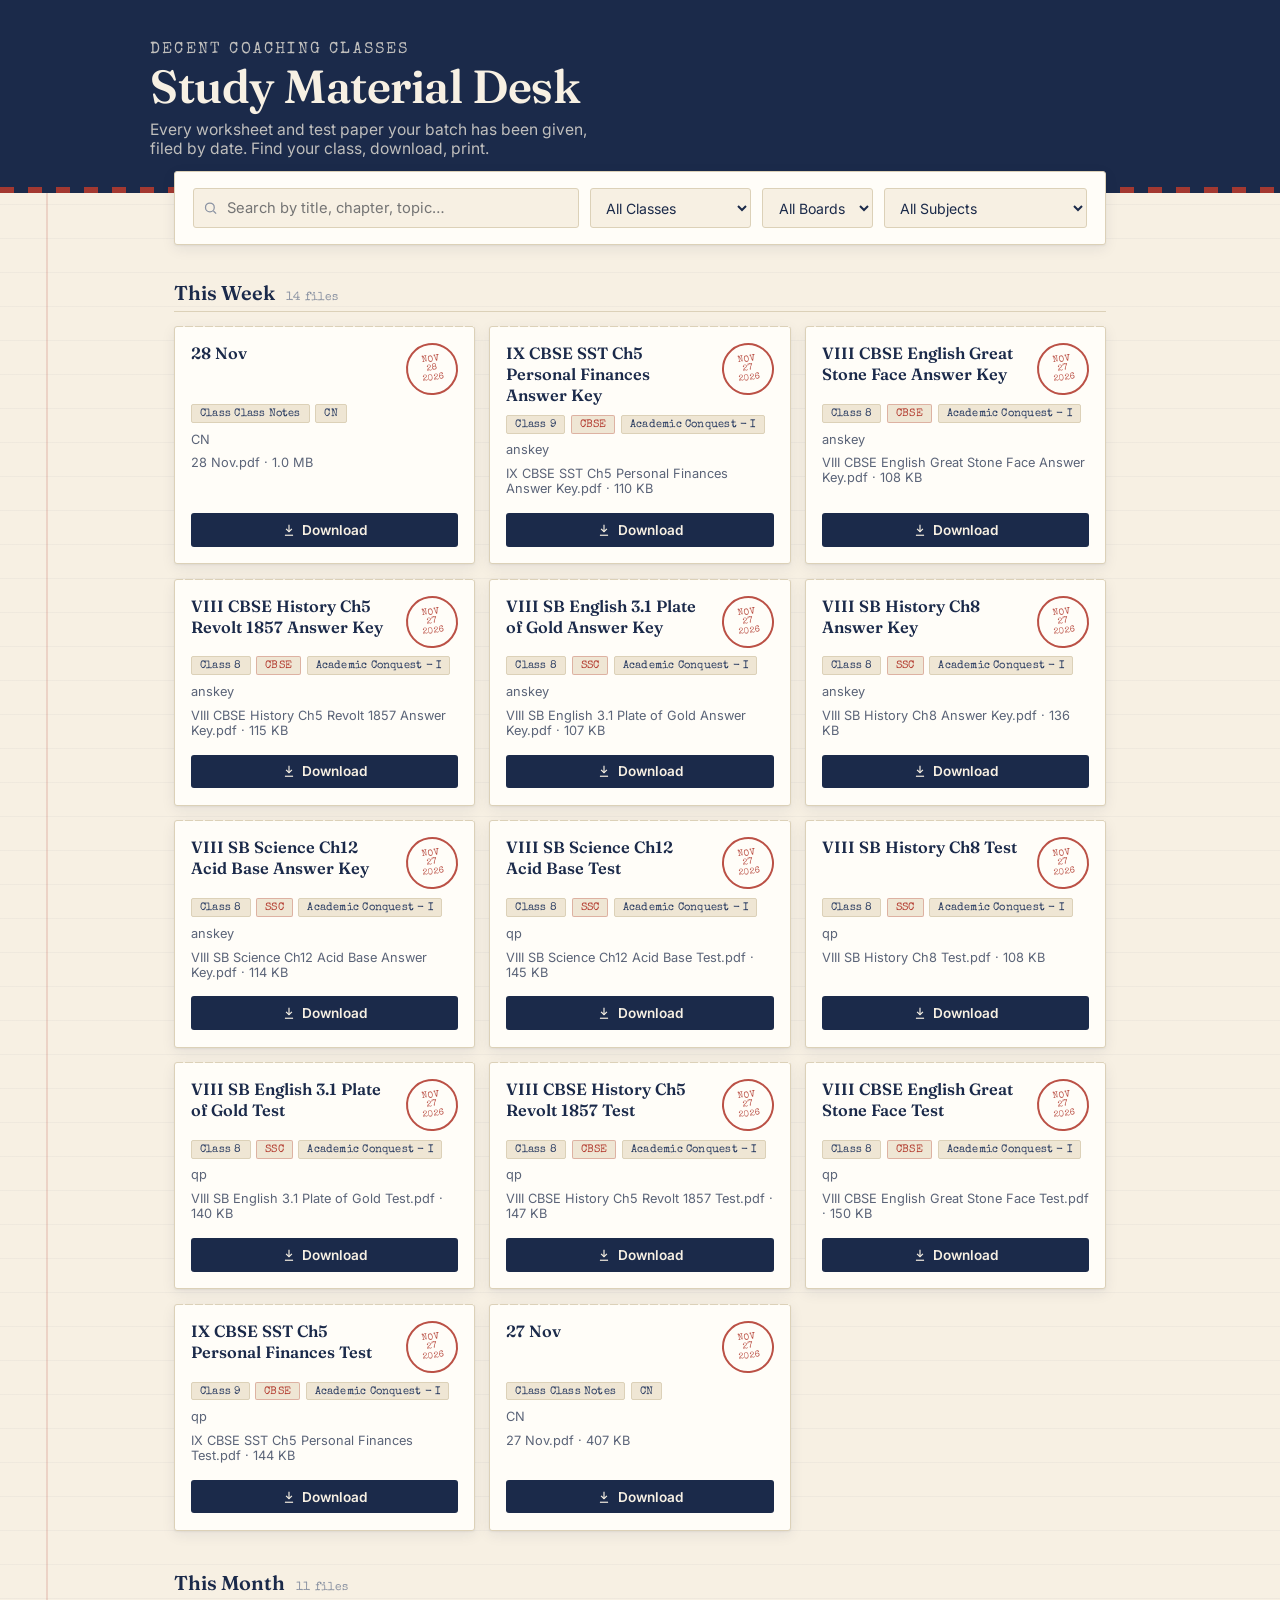
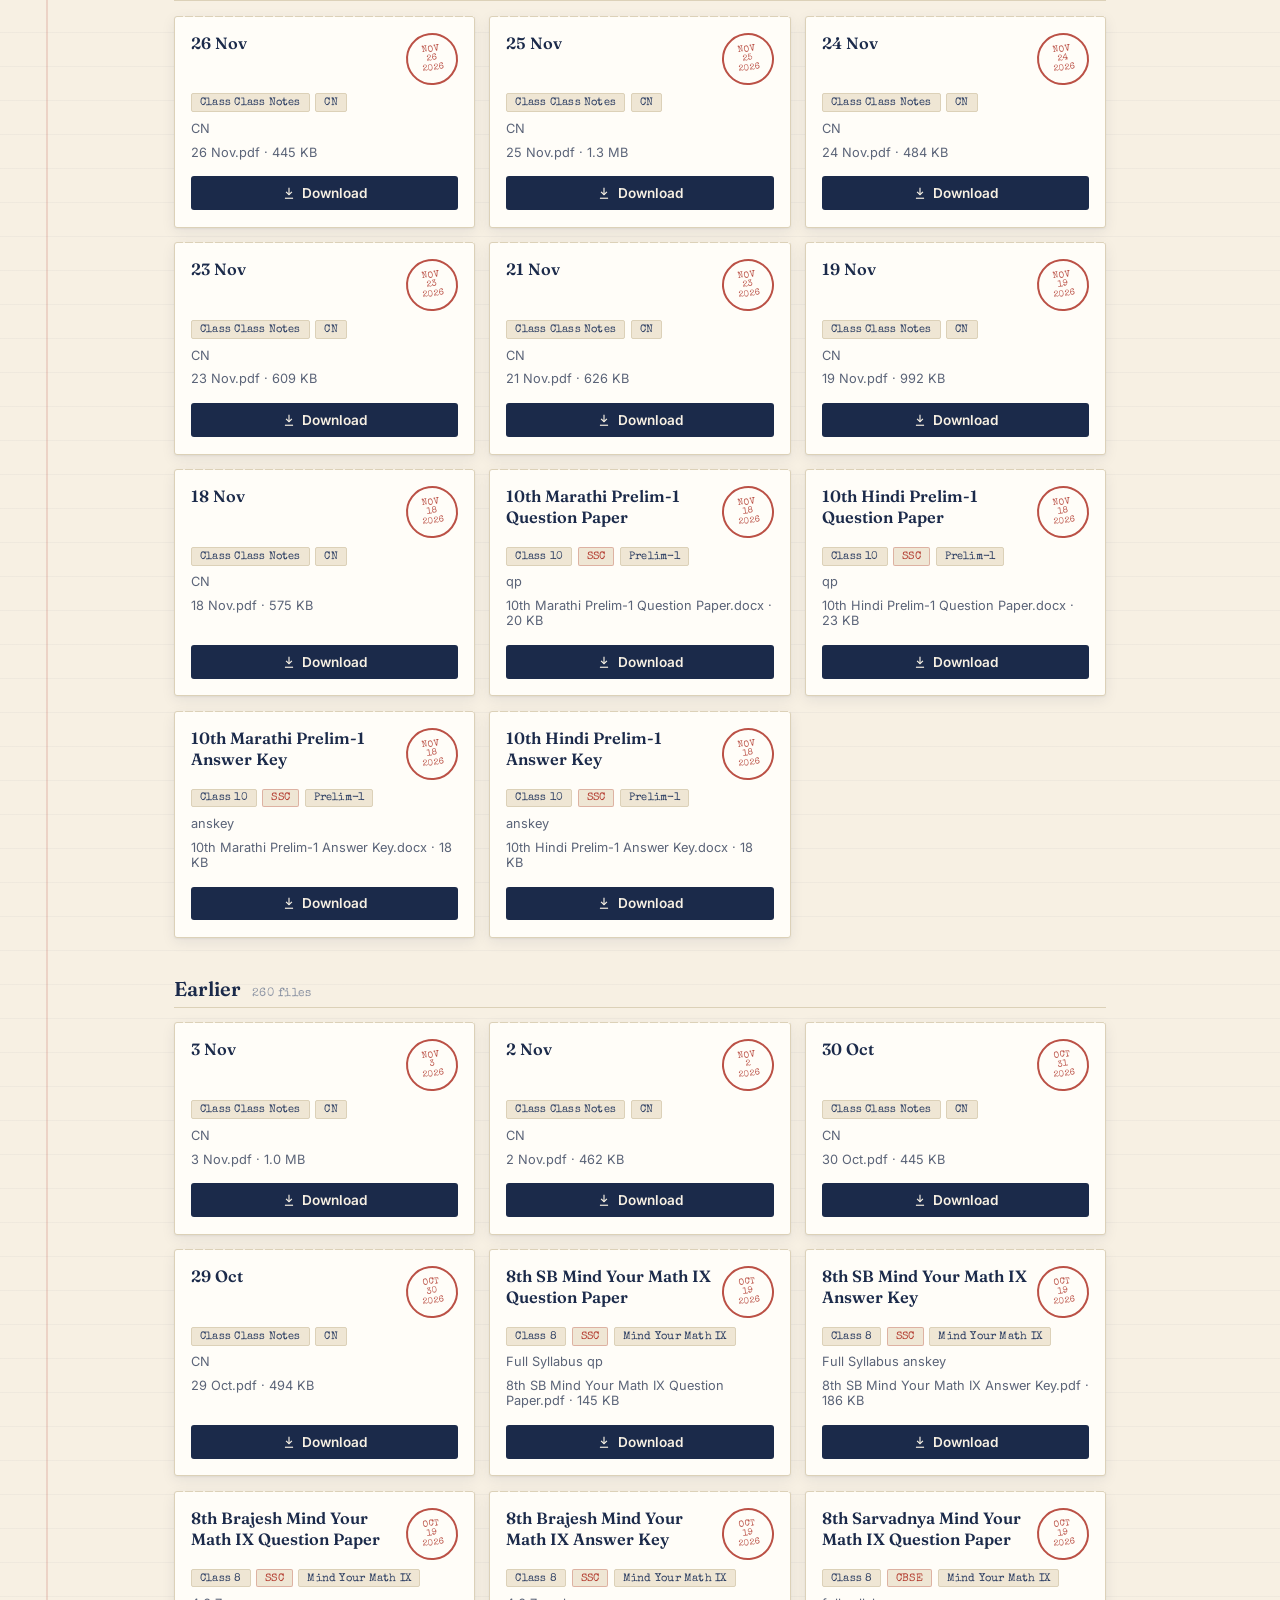
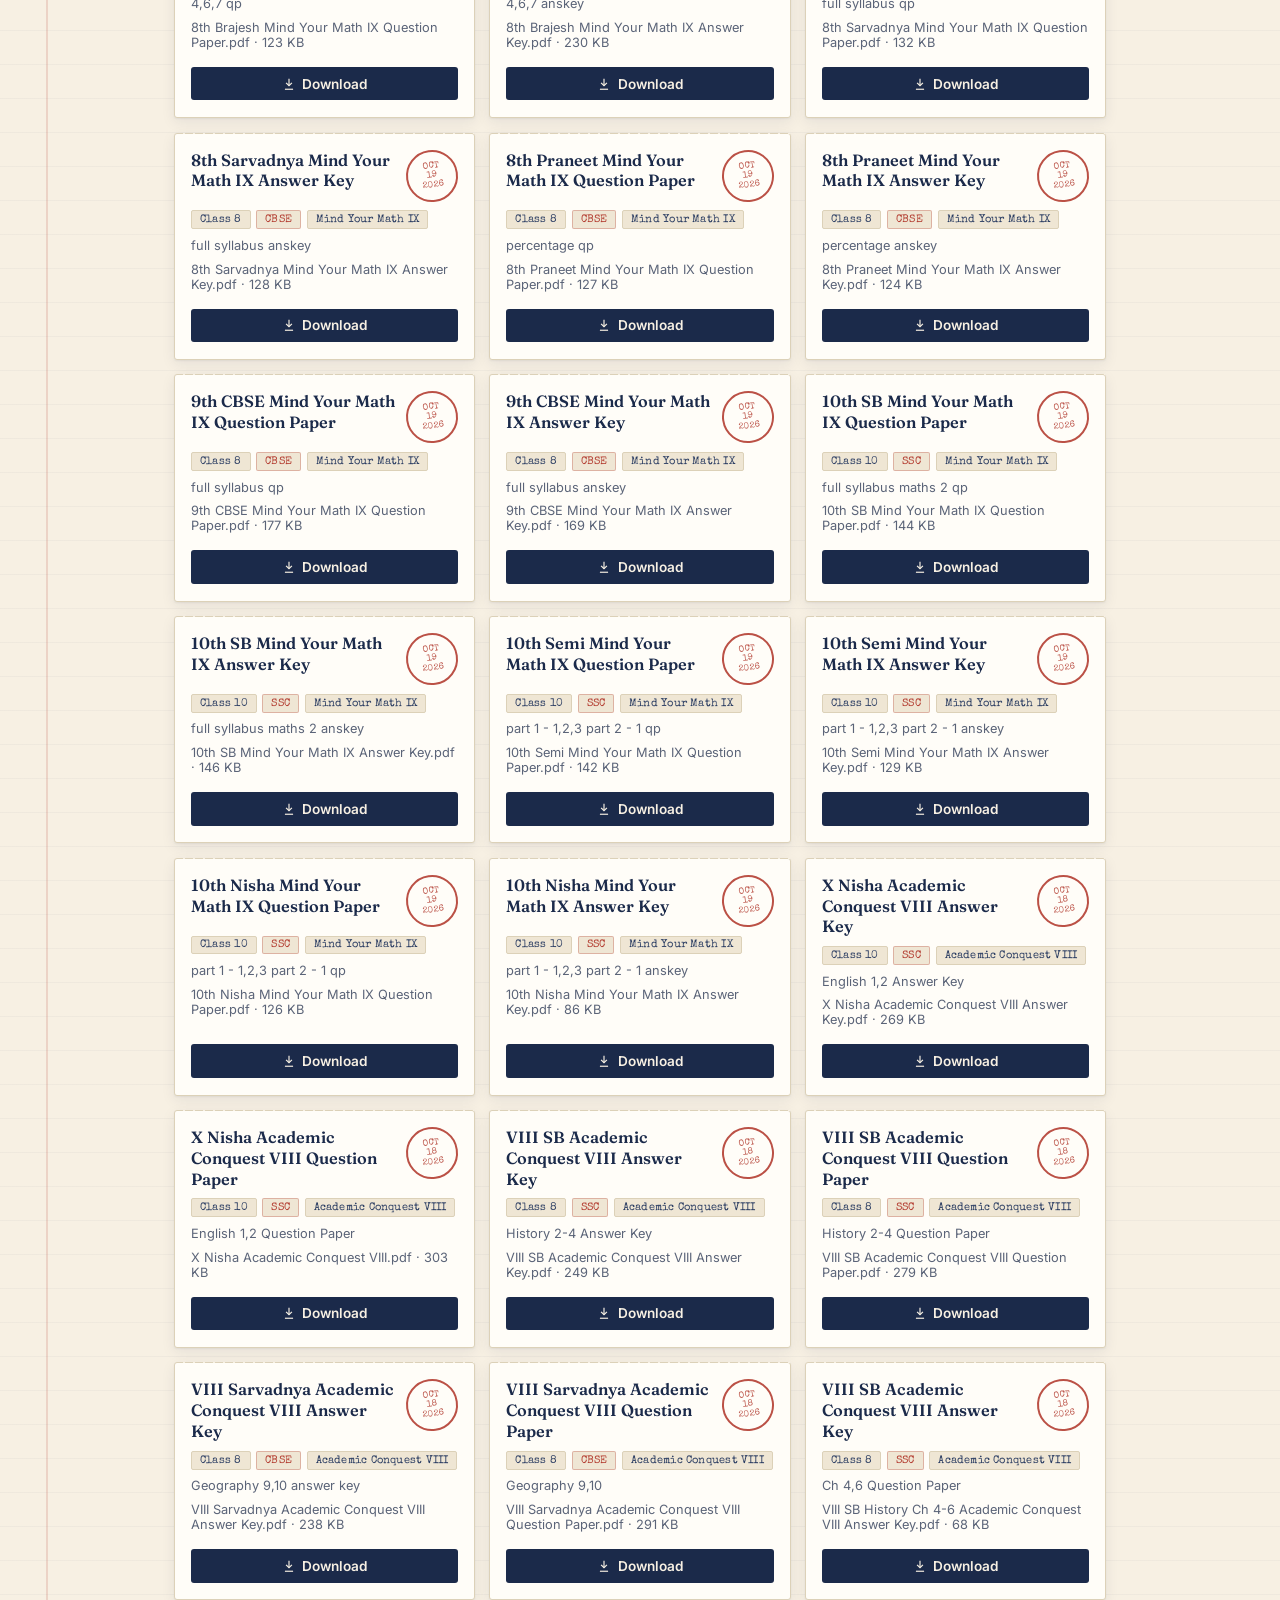
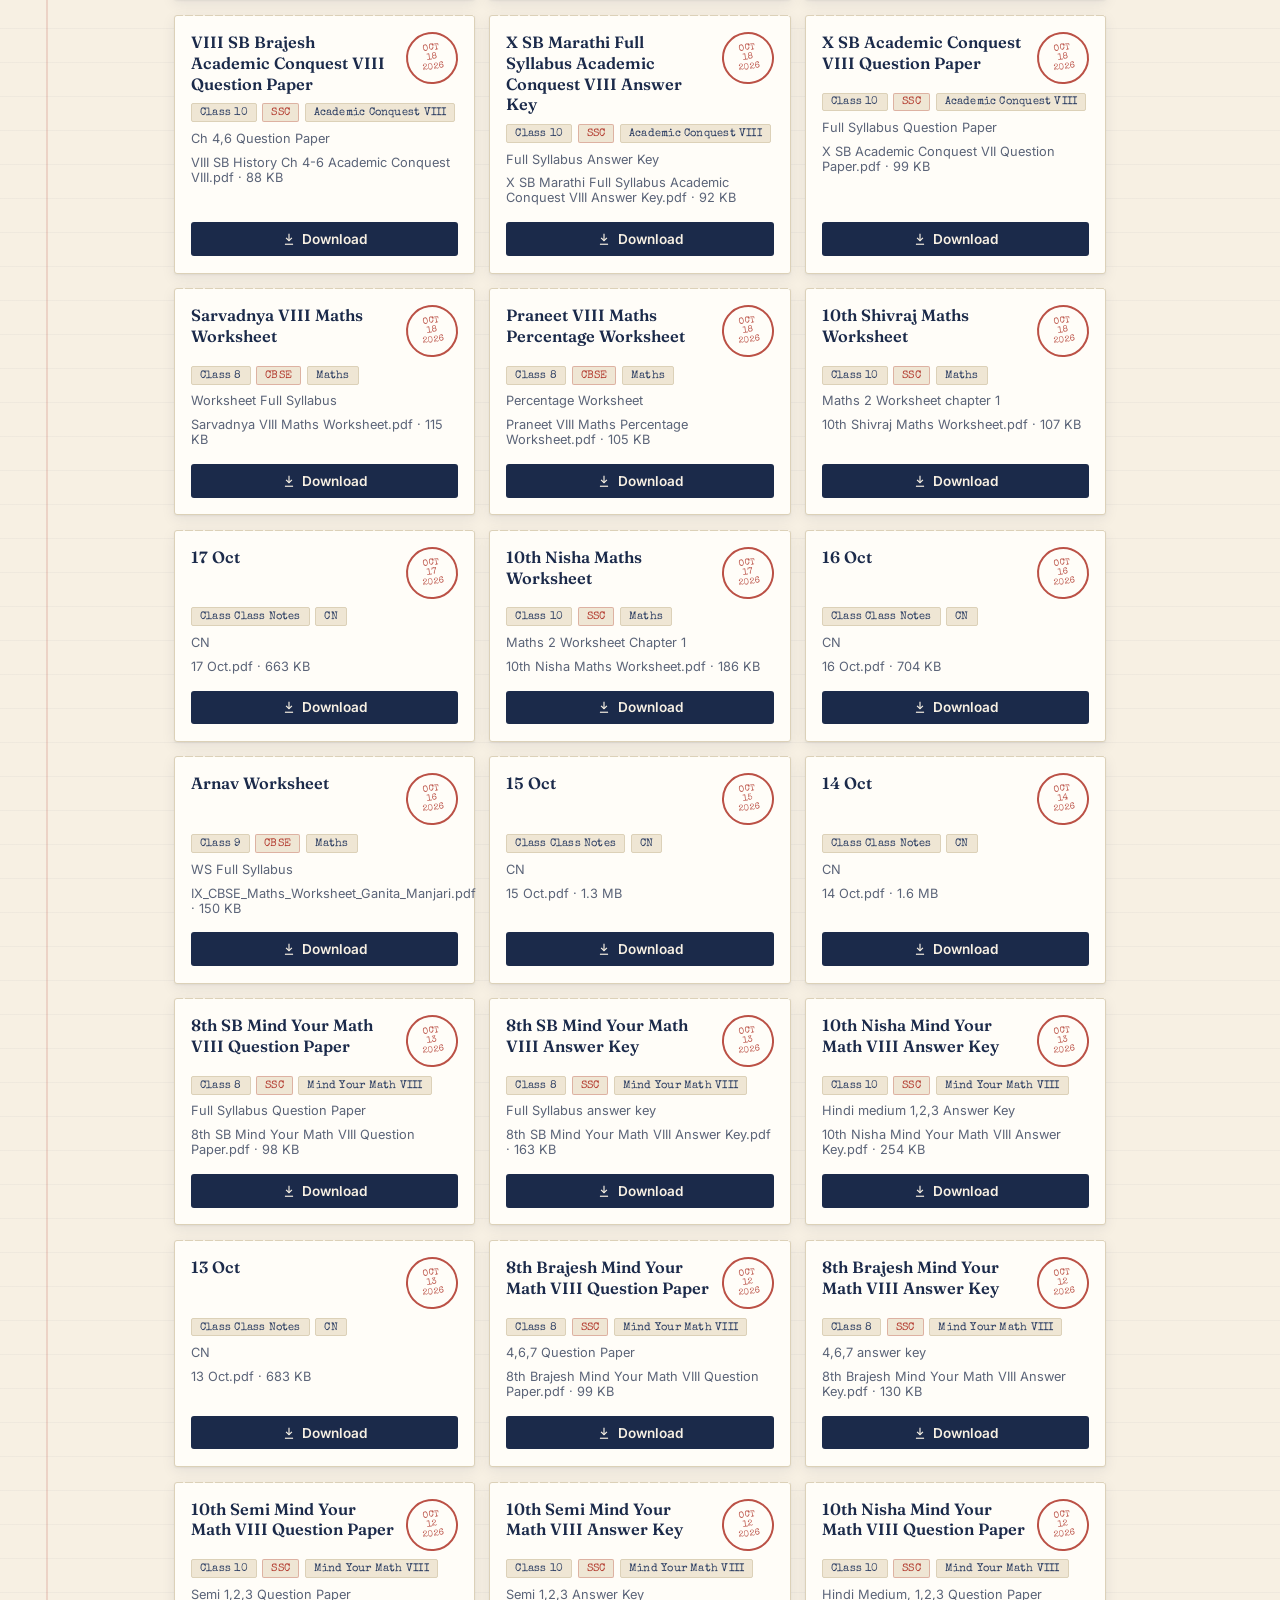
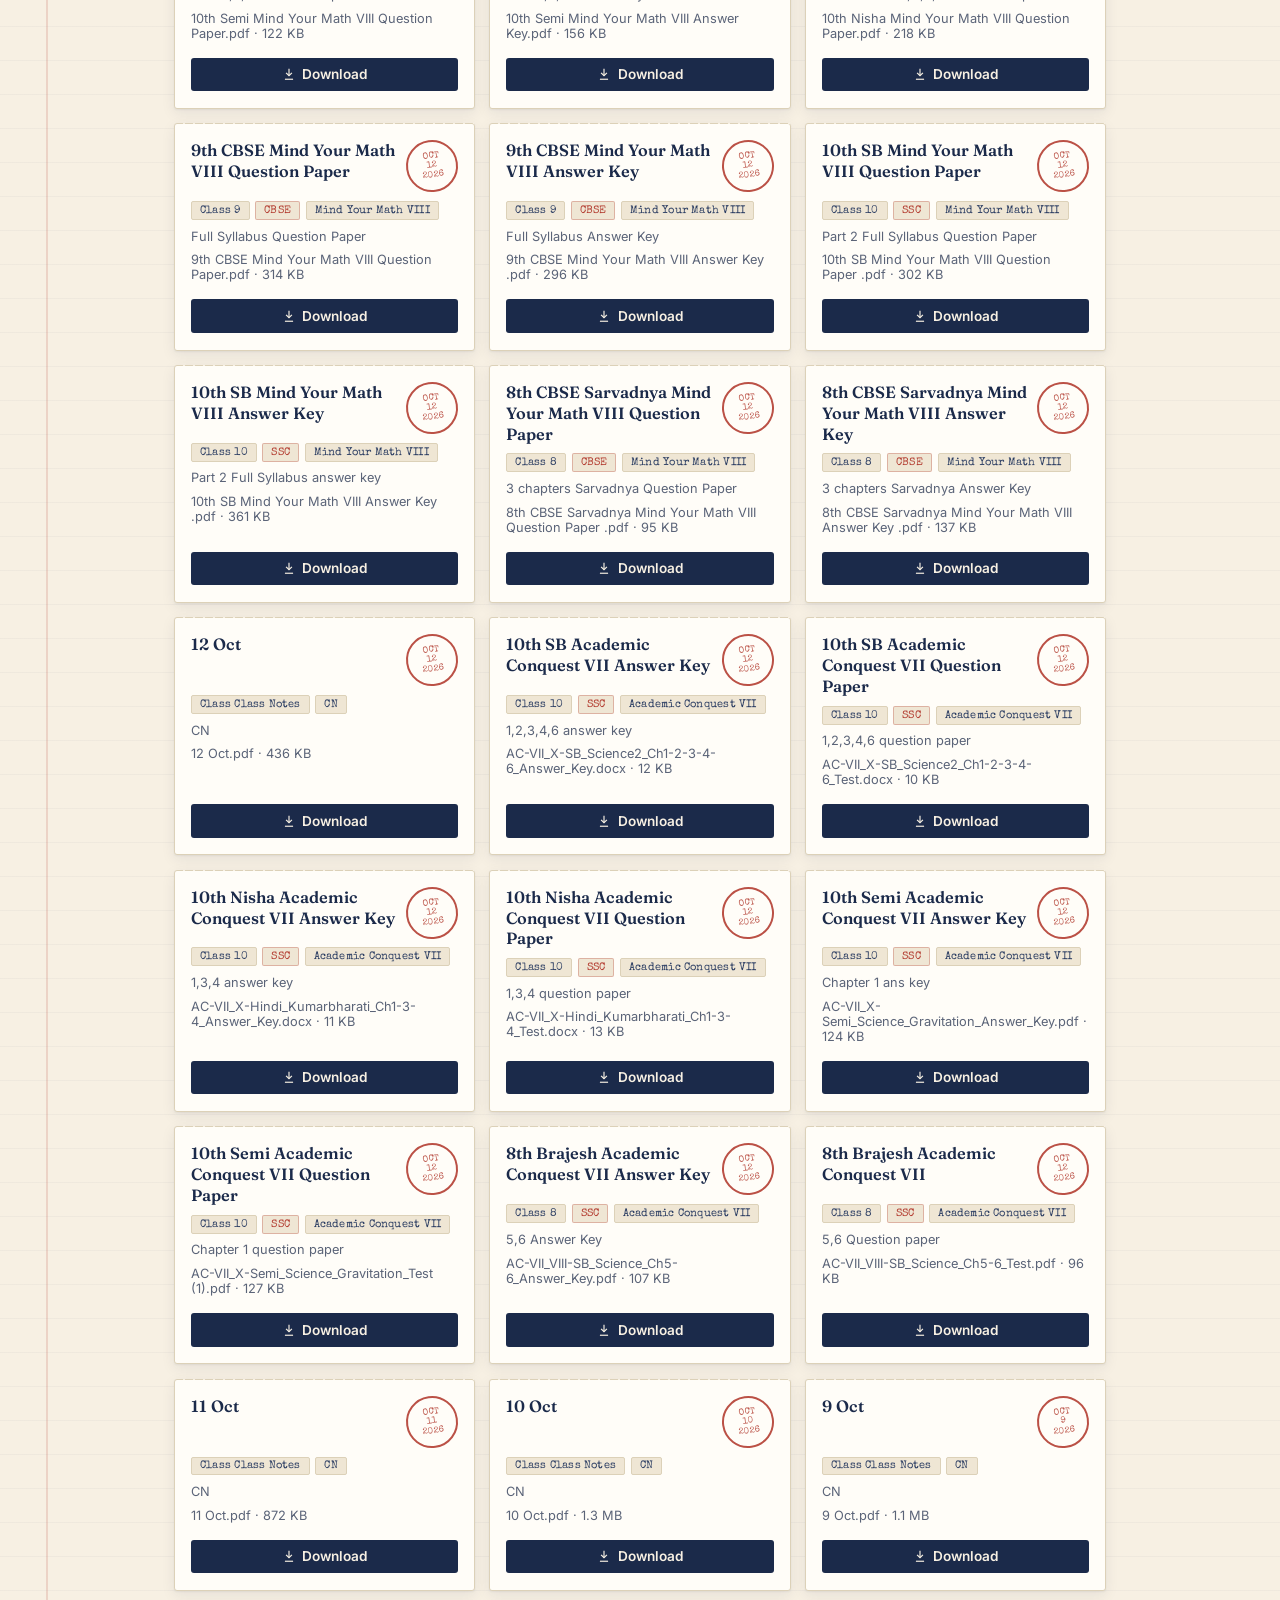
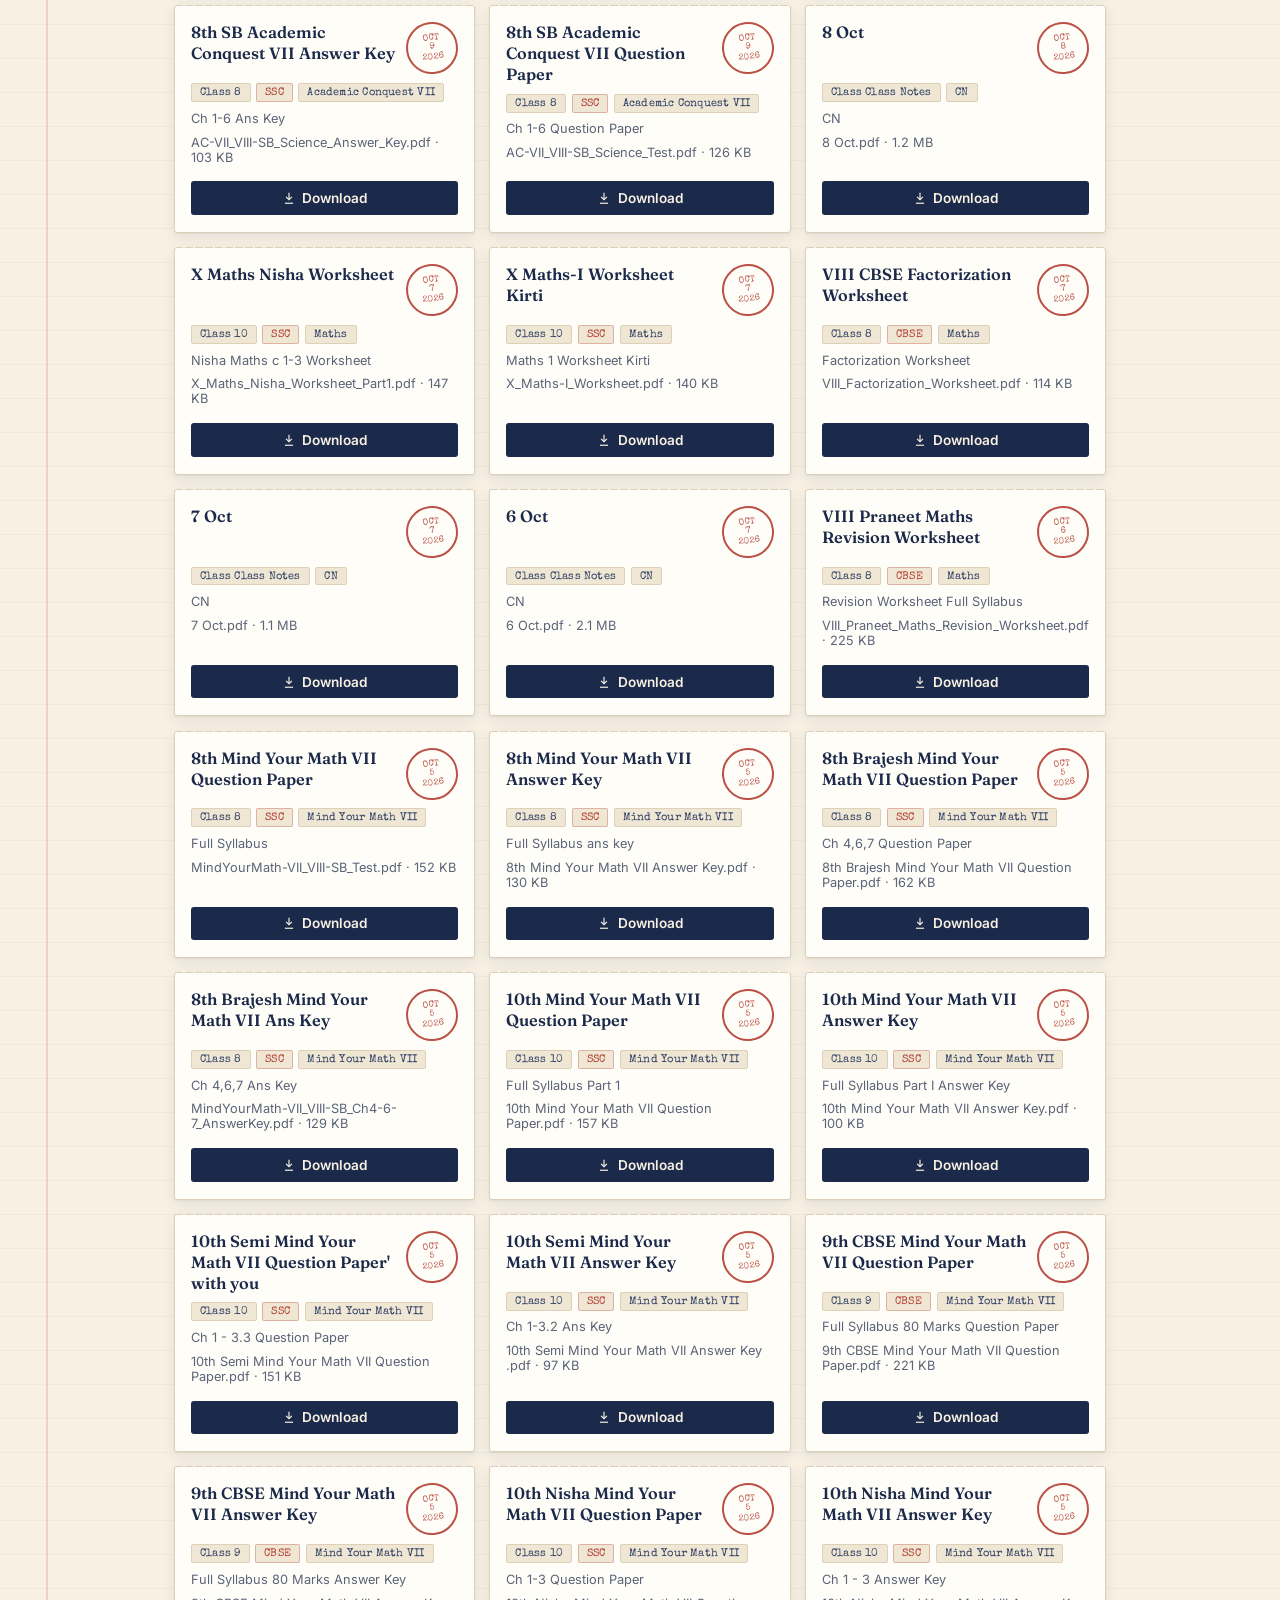
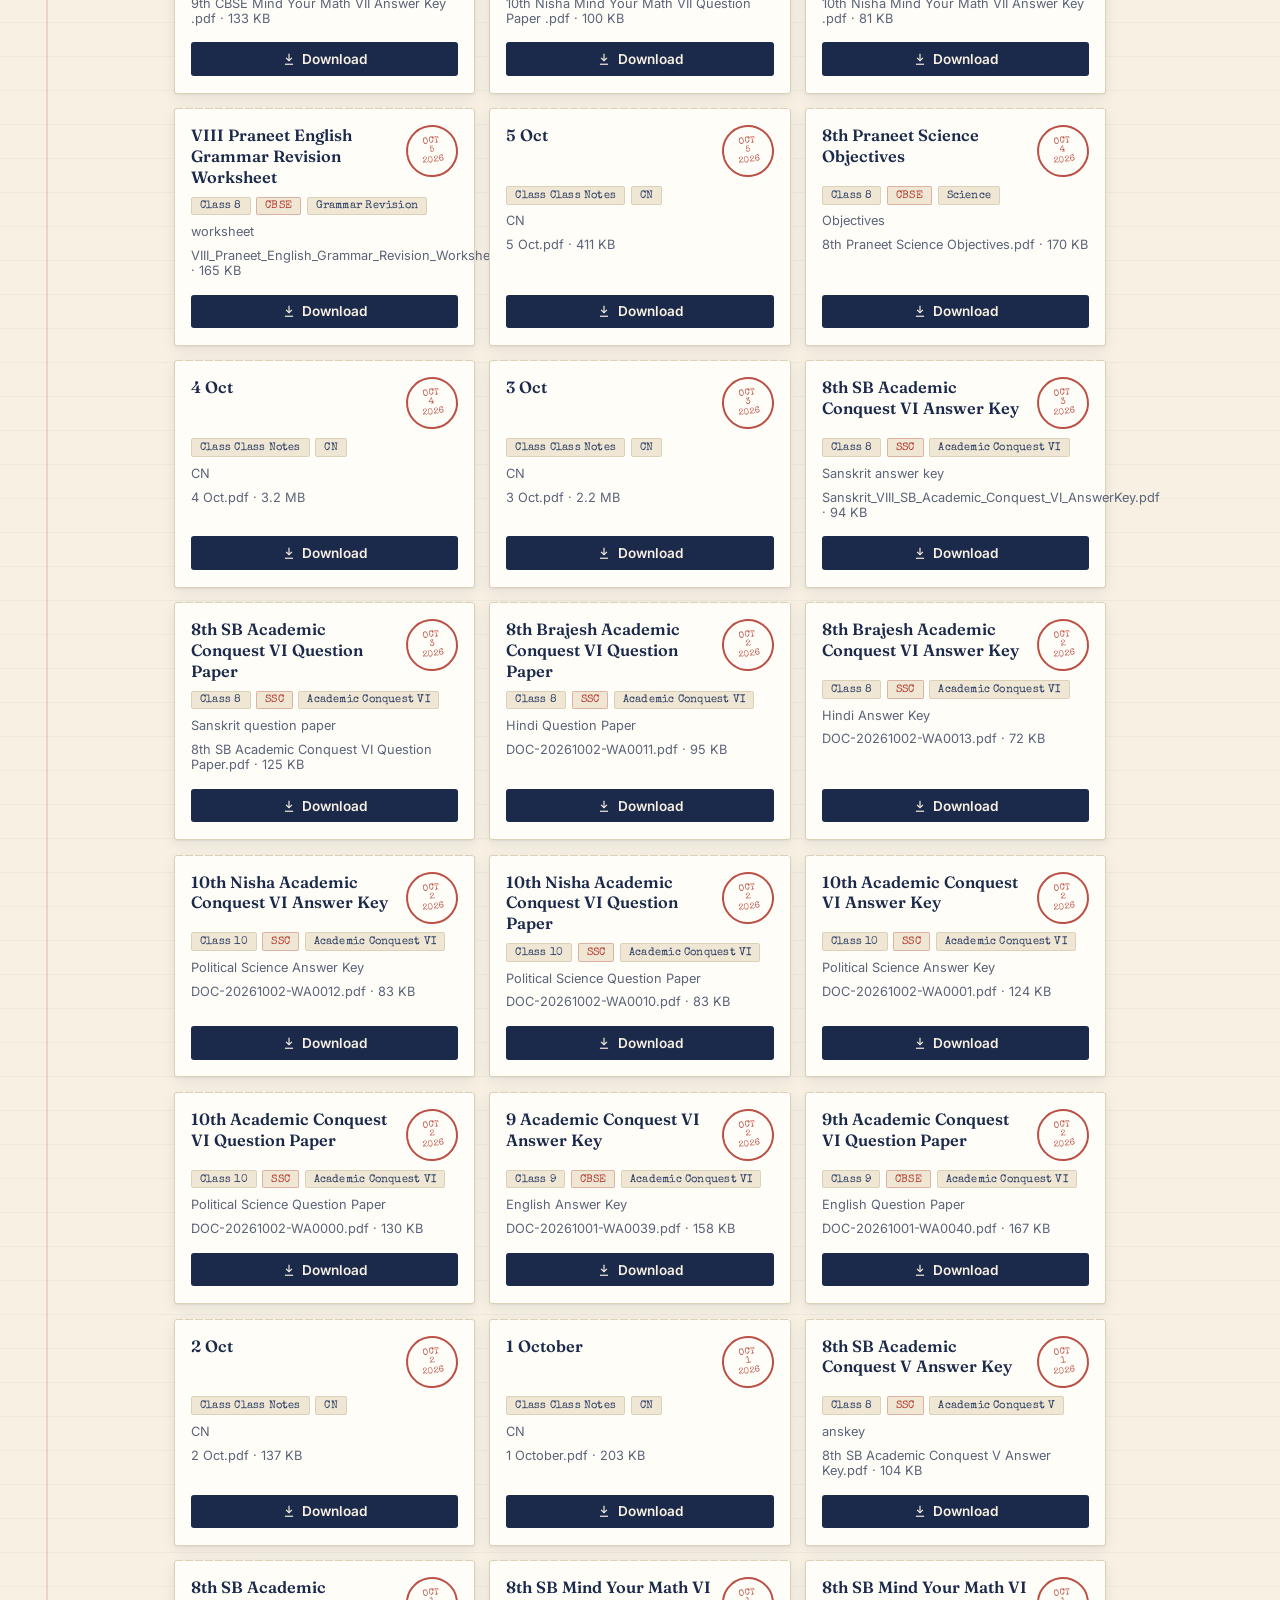
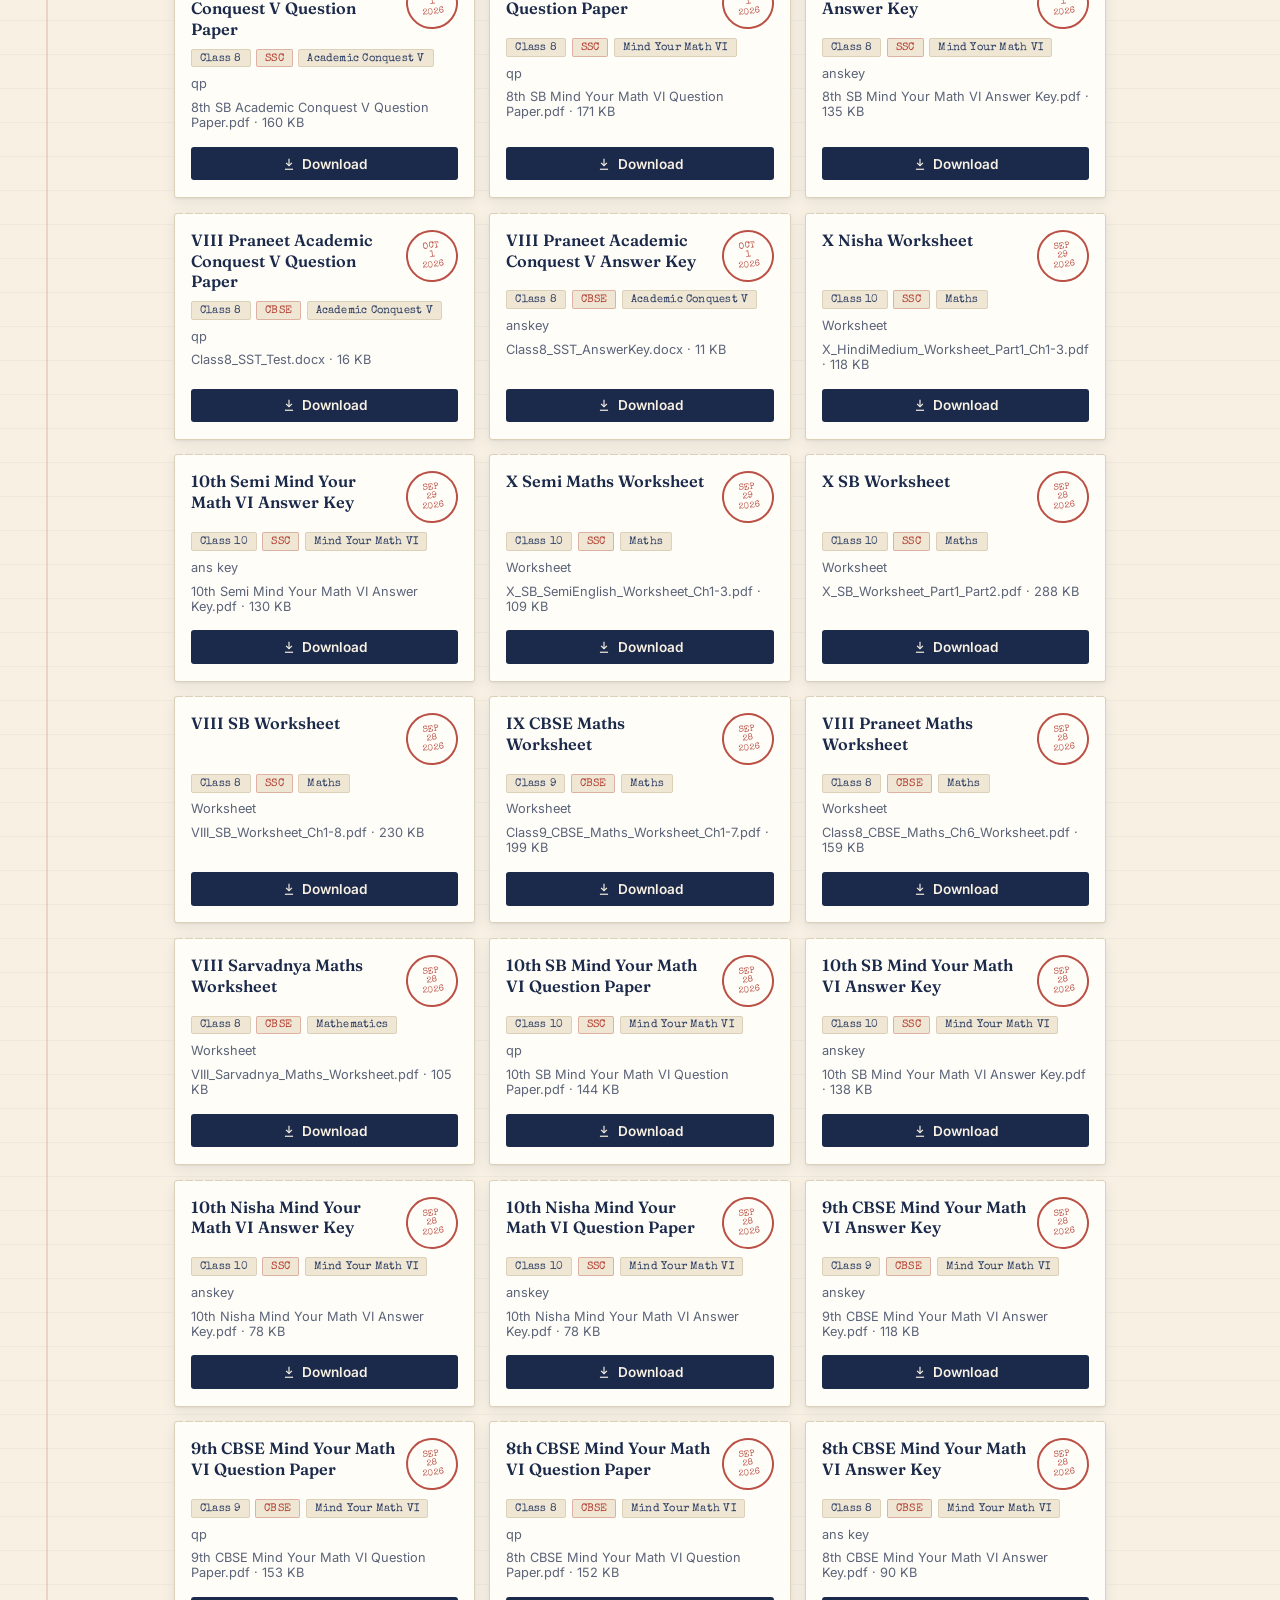
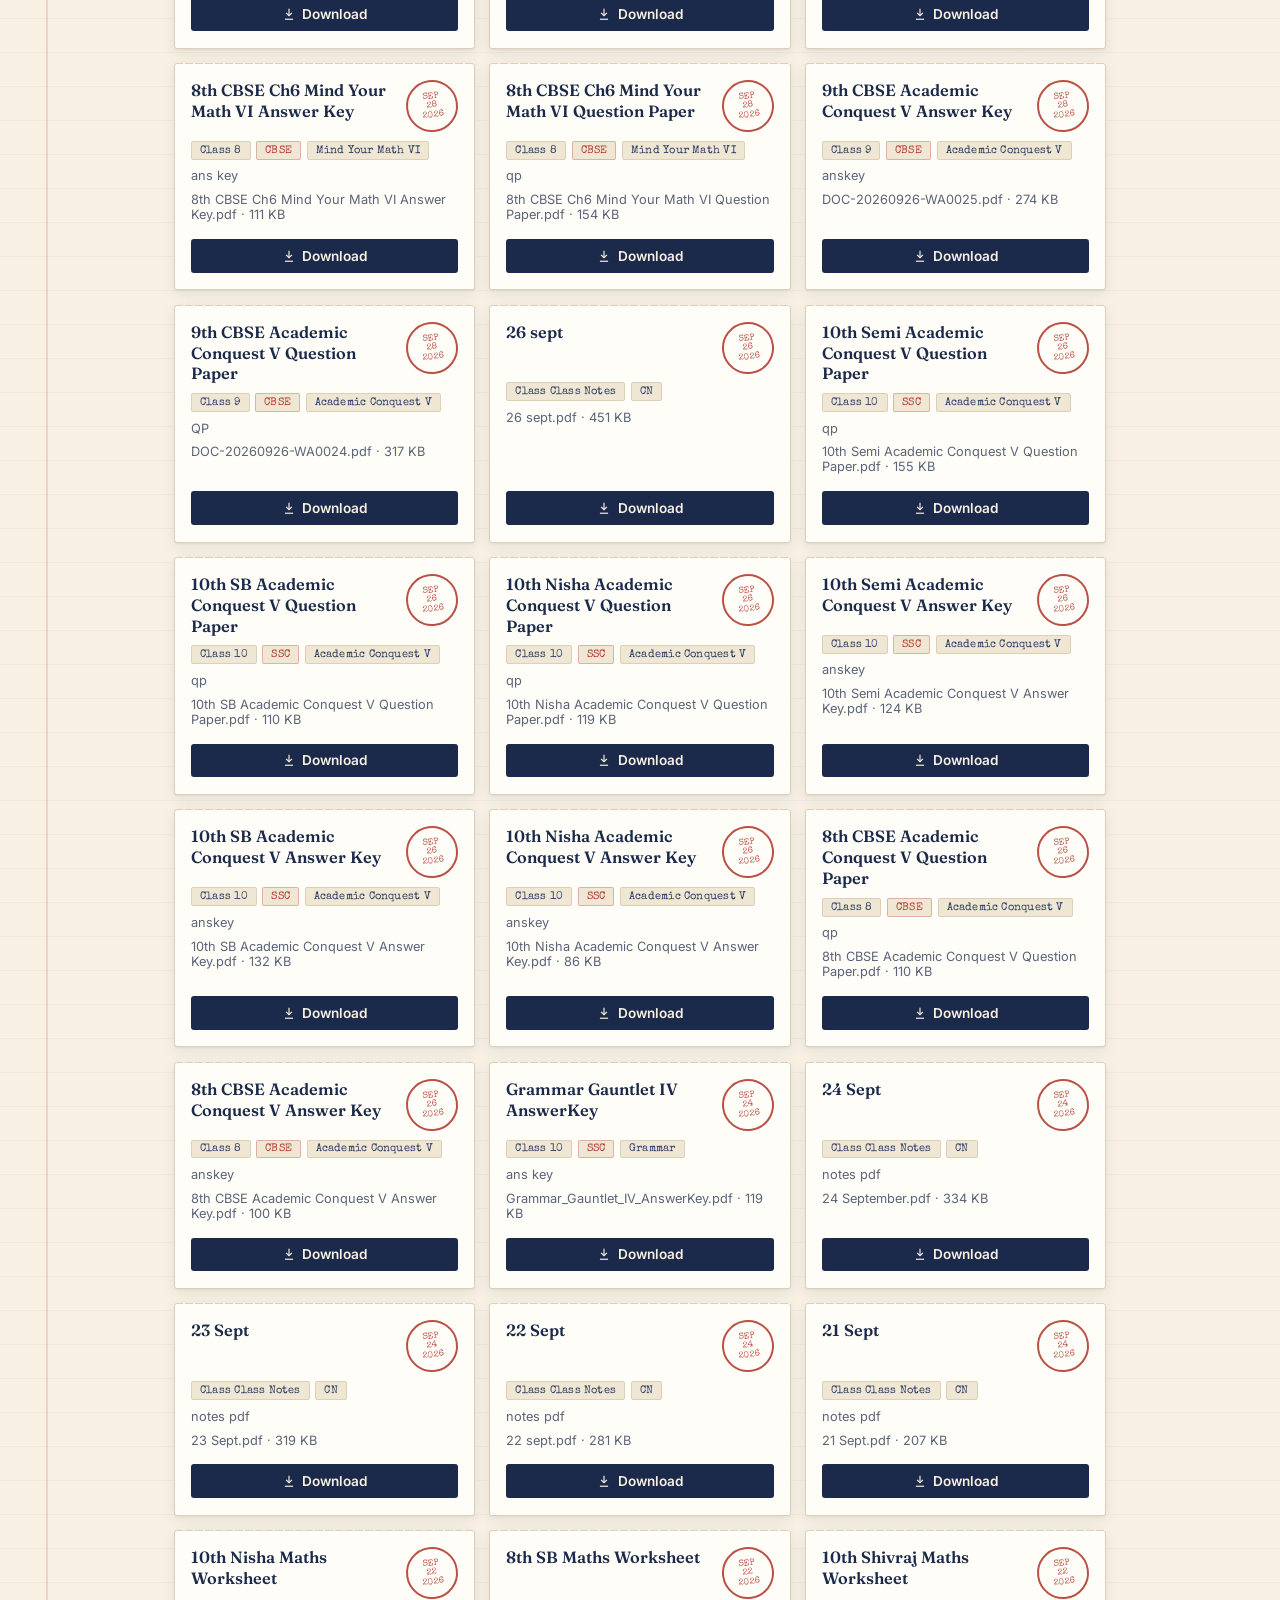
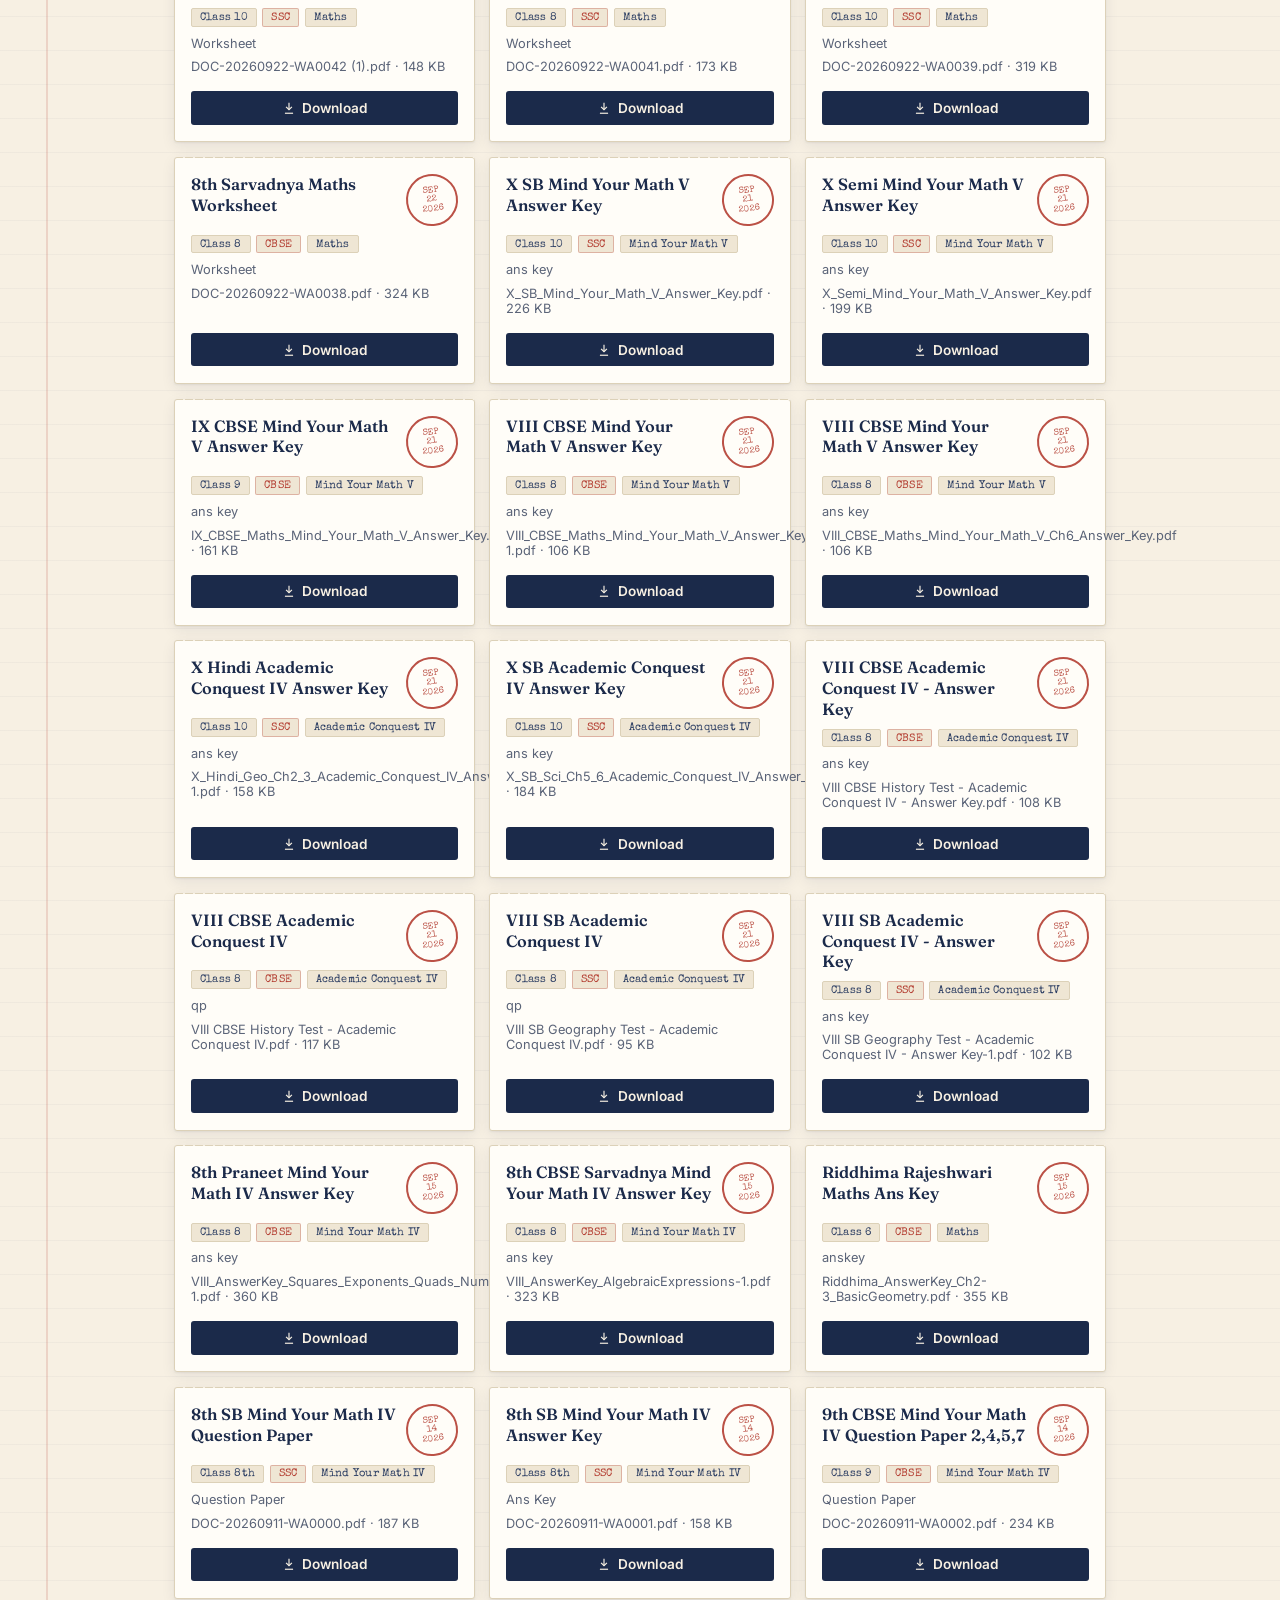
<file: index.html>
<!DOCTYPE html>
<html lang="en">
<head>
<meta charset="UTF-8">
<meta name="viewport" content="width=device-width, initial-scale=1.0">
<title>Decent Coaching Classes — Study Material</title>
<meta name="description" content="Test papers and worksheets for Decent Coaching Classes students.">
<link rel="stylesheet" href="style.css">
</head>
<body class="ruled">

<header class="masthead">
  <div class="masthead-inner">
    <p class="masthead-eyebrow">Decent Coaching Classes</p>
    <h1>Study Material Desk</h1>
    <p>Every worksheet and test paper your batch has been given, filed by date. Find your class, download, print.</p>
  </div>
</header>

<div class="controls">
  <div class="controls-card">
    <div class="search-wrap">
      <svg viewBox="0 0 24 24" fill="none" stroke-width="2"><circle cx="11" cy="11" r="7"/><path d="m21 21-4.3-4.3"/></svg>
      <input type="text" id="searchInput" placeholder="Search by title, chapter, topic…">
    </div>
    <select id="classFilter"><option value="">All Classes</option></select>
    <select id="boardFilter"><option value="">All Boards</option></select>
    <select id="subjectFilter"><option value="">All Subjects</option></select>
  </div>
</div>

  <div id="comingSoon"></div>

<main class="content" id="content">
  <div class="state-block" id="loadingState">
    <p style="font-family:var(--font-stamp); font-size:0.8rem; letter-spacing:0.05em;">LOADING REGISTER…</p>
  </div>
</main>

<footer class="foot">Decent Coaching Classes — study material desk</footer>

<script>
const MANIFEST_URL = 'manifest.json?t=' + Date.now();

let ALL_FILES = [];
let UPCOMING = [];
let comingSoonTimer = null;

function fmtBytes(b){
  if(!b) return '';
  if(b < 1024) return b + ' B';
  if(b < 1024*1024) return (b/1024).toFixed(0) + ' KB';
  return (b/(1024*1024)).toFixed(1) + ' MB';
}

function stampParts(dateStr){
  const d = new Date(dateStr);
  const months = ['JAN','FEB','MAR','APR','MAY','JUN','JUL','AUG','SEP','OCT','NOV','DEC'];
  return { day: d.getDate(), mon: months[d.getMonth()], yr: d.getFullYear() };
}

function bucketLabel(dateStr){
  const now = new Date();
  const d = new Date(dateStr);
  const startOfDay = x => new Date(x.getFullYear(), x.getMonth(), x.getDate());
  const diffDays = Math.round((startOfDay(now) - startOfDay(d)) / 86400000);
  if(diffDays <= 0) return 'Today';
  if(diffDays === 1) return 'Yesterday';
  if(diffDays <= 7) return 'This Week';
  if(diffDays <= 30) return 'This Month';
  return 'Earlier';
}

const BUCKET_ORDER = ['Today','Yesterday','This Week','This Month','Earlier'];

function fileCardHTML(f){
  const s = stampParts(f.visibleFrom);
  return `
    <article class="file-card">
      <div class="file-card-top">
        <h3 class="file-title">${escapeHTML(f.title)}</h3>
        <div class="stamp">${s.mon}<br>${s.day}<br>${s.yr}</div>
      </div>
      <div class="tag-row">
        ${f.className ? `<span class="tag">Class ${escapeHTML(f.className)}</span>` : ''}
        ${f.board ? `<span class="tag board">${escapeHTML(f.board)}</span>` : ''}
        ${f.subject ? `<span class="tag">${escapeHTML(f.subject)}</span>` : ''}
      </div>
      ${f.note ? `<p class="file-meta">${escapeHTML(f.note)}</p>` : ''}
      <p class="file-meta">${escapeHTML(f.filename || '')} ${f.size ? '· ' + fmtBytes(f.size) : ''}</p>
      <div class="file-actions">
        <a class="btn-download" href="${f.rawUrl}" target="_blank" rel="noopener" download="${escapeHTML(f.filename||'')}">
          <svg viewBox="0 0 24 24" fill="none" stroke="currentColor" stroke-width="2"><path d="M12 3v12"/><path d="m7 10 5 5 5-5"/><path d="M5 21h14"/></svg>
          Download
        </a>
      </div>
    </article>
  `;
}

function escapeHTML(str){
  return String(str).replace(/[&<>"']/g, c => ({'&':'&amp;','<':'&lt;','>':'&gt;','"':'&quot;',"'":'&#39;'}[c]));
}
function fmtCountdown(ms){
  if(ms <= 0) return 'Live now';
  const s = Math.floor(ms/1000);
  const d = Math.floor(s/86400);
  const h = Math.floor((s%86400)/3600);
  const m = Math.floor((s%3600)/60);
  const sec = s%60;
  const parts = [];
  if(d) parts.push(d+'d');
  if(d || h) parts.push(h+'h');
  if(d || h || m) parts.push(m+'m');
  parts.push(sec+'s');
  return parts.join(' ');
}

function renderComingSoon(){
  const el = document.getElementById('comingSoon');
  if(!el) return;
  if(comingSoonTimer){ clearInterval(comingSoonTimer); comingSoonTimer = null; }
  if(!UPCOMING || UPCOMING.length === 0){
    el.innerHTML = '';
    return;
  }
  el.innerHTML = `
    <div class="controls" style="margin-top:1rem;">
      <div class="controls-card" style="flex-direction:column; align-items:stretch; gap:0.7rem; border-color: var(--gold);">
        <div style="font-family:var(--font-stamp); font-size:0.72rem; letter-spacing:0.08em; color:var(--red); text-transform:uppercase;">⏳ Coming Soon</div>
        ${UPCOMING.map(f => `
          <div style="display:flex; justify-content:space-between; align-items:center; gap:0.6rem; flex-wrap:wrap;">
            <div>
              <div style="font-family:var(--font-display); font-weight:600; font-size:0.95rem; color:var(--ink);">${escapeHTML(f.title)}</div>
              <div style="font-size:0.78rem; color:var(--slate);">${f.className ? 'Class '+escapeHTML(f.className)+' · ' : ''}${escapeHTML(f.subject||'')}</div>
            </div>
            <div class="countdown" data-target="${f.visibleFrom}" style="font-family:var(--font-stamp); font-size:0.85rem; color:var(--red); white-space:nowrap;"></div>
          </div>
        `).join('')}
      </div>
    </div>
  `;
  tickCountdowns();
  comingSoonTimer = setInterval(tickCountdowns, 1000);
}

function tickCountdowns(){
  const now = Date.now();
  let anyLive = false;
  document.querySelectorAll('#comingSoon .countdown').forEach(elm => {
    const target = new Date(elm.dataset.target).getTime();
    const diff = target - now;
    if(diff <= 0){
      anyLive = true;
      elm.textContent = 'Live now — refreshing…';
    }else{
      elm.textContent = fmtCountdown(diff);
    }
  });
  if(anyLive){
    clearInterval(comingSoonTimer);
    setTimeout(() => location.reload(), 1200);
  }
}

function populateFilterOptions(){
  const classes = [...new Set(ALL_FILES.map(f=>f.className).filter(Boolean))].sort();
  const boards = [...new Set(ALL_FILES.map(f=>f.board).filter(Boolean))].sort();
  const subjects = [...new Set(ALL_FILES.map(f=>f.subject).filter(Boolean))].sort();

  const fill = (sel, items, prefix) => {
    items.forEach(v => {
      const opt = document.createElement('option');
      opt.value = v; opt.textContent = prefix ? `${prefix} ${v}` : v;
      sel.appendChild(opt);
    });
  };
  fill(document.getElementById('classFilter'), classes, 'Class');
  fill(document.getElementById('boardFilter'), boards, '');
  fill(document.getElementById('subjectFilter'), subjects, '');
}

function currentFilters(){
  return {
    q: document.getElementById('searchInput').value.trim().toLowerCase(),
    cls: document.getElementById('classFilter').value,
    board: document.getElementById('boardFilter').value,
    subject: document.getElementById('subjectFilter').value
  };
}

function render(){
  const { q, cls, board, subject } = currentFilters();
  let list = ALL_FILES.filter(f => {
    if(cls && f.className !== cls) return false;
    if(board && f.board !== board) return false;
    if(subject && f.subject !== subject) return false;
    if(q){
      const hay = [f.title, f.subject, f.note, f.className, f.board].join(' ').toLowerCase();
      if(!hay.includes(q)) return false;
    }
    return true;
  });

  list.sort((a,b) => new Date(b.visibleFrom) - new Date(a.visibleFrom));

  const content = document.getElementById('content');

  if(list.length === 0){
    content.innerHTML = `
      <div class="state-block">
        <p style="font-family:var(--font-stamp); font-size:0.75rem; letter-spacing:0.06em;">— EMPTY REGISTER —</p>
        <h3>Nothing here yet</h3>
        <p>${ALL_FILES.length === 0 ? "No material has been uploaded yet. Check back soon." : "No files match your filters — try clearing search or filters."}</p>
      </div>`;
    return;
  }

  const buckets = {};
  list.forEach(f => {
    const b = bucketLabel(f.visibleFrom);
    (buckets[b] = buckets[b] || []).push(f);
  });

  let html = '';
  BUCKET_ORDER.forEach(b => {
    if(!buckets[b]) return;
    html += `
      <section class="date-section">
        <div class="date-section-head">
          <h2>${b}</h2>
          <span class="count">${buckets[b].length} file${buckets[b].length>1?'s':''}</span>
        </div>
        <div class="card-grid">
          ${buckets[b].map(fileCardHTML).join('')}
        </div>
      </section>`;
  });
  content.innerHTML = html;
}

async function init(){
  try{
    const res = await fetch(MANIFEST_URL, { cache: 'no-store' });
    if(!res.ok) throw new Error('manifest not found');
    const raw = await res.json();
    const now = new Date();
    const withVisible = raw.map(f => Object.assign({}, f, { visibleFrom: f.visibleFrom || f.uploadedAt }));
    // fall back to uploadedAt for older entries that predate scheduling;
    // hide anything whose go-live time hasn't arrived yet
    ALL_FILES = withVisible.filter(f => new Date(f.visibleFrom) <= now);
    UPCOMING = withVisible.filter(f => new Date(f.visibleFrom) > now)
      .sort((a,b) => new Date(a.visibleFrom) - new Date(b.visibleFrom));
  }catch(e){
    ALL_FILES = [];
    UPCOMING = [];
  }
  populateFilterOptions();
  render();
  renderComingSoon();
  ['searchInput'].forEach(id => document.getElementById(id).addEventListener('input', render));
  ['classFilter','boardFilter','subjectFilter'].forEach(id => document.getElementById(id).addEventListener('change', render));
}

init();
</script>
</body>
</html>
</file>
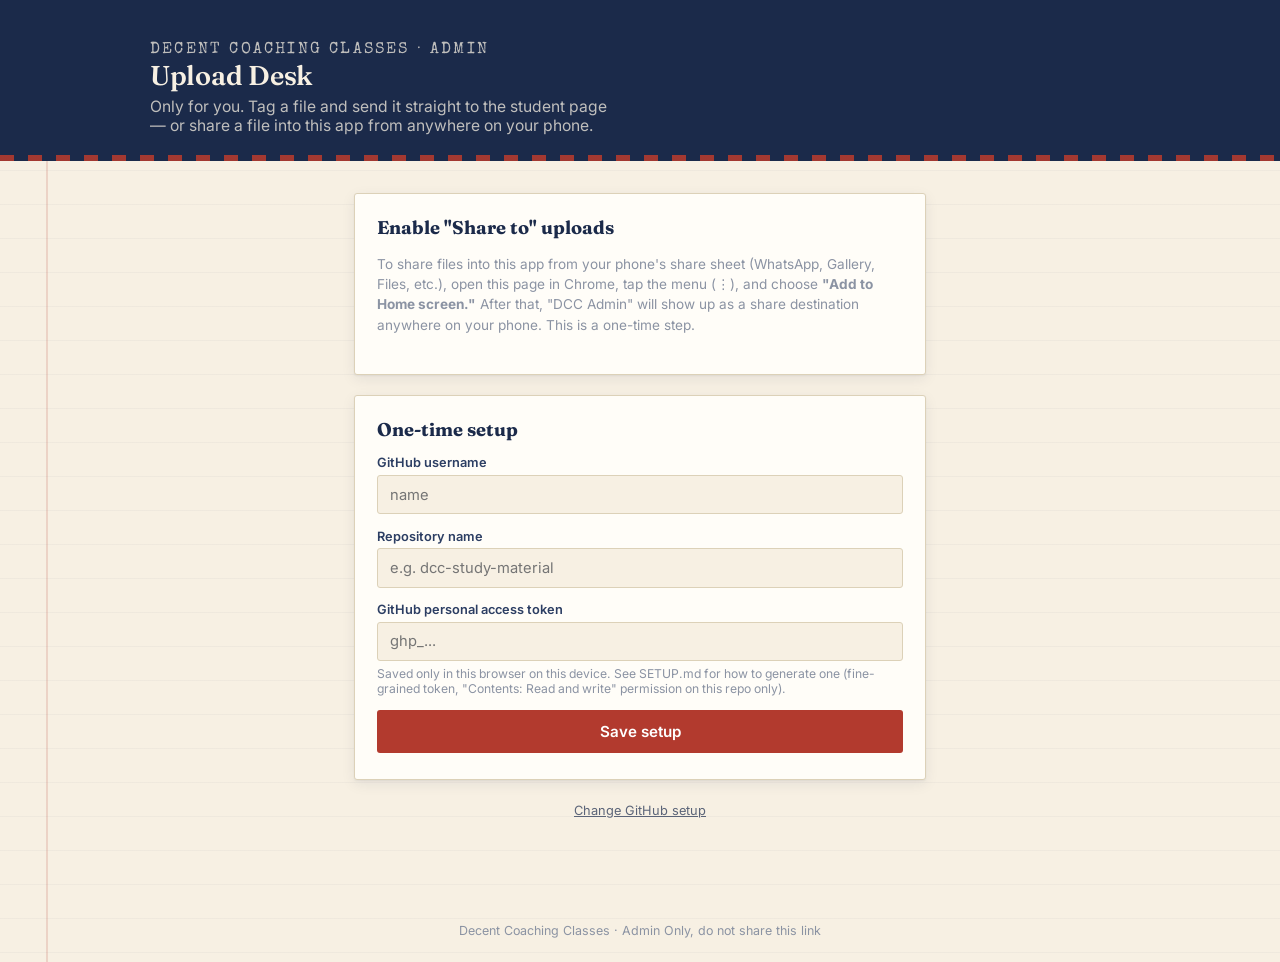
<file: admin.html>
<!DOCTYPE html>
<html lang="en">
<head>
<meta charset="UTF-8">
<meta name="viewport" content="width=device-width, initial-scale=1.0">
<title>Admin — Decent Coaching Classes</title>
<link rel="stylesheet" href="style.css">
<link rel="manifest" href="app.webmanifest">
<meta name="theme-color" content="#1B2A4A">
</head>
<body class="ruled">

<header class="masthead" style="padding-bottom:1.6rem;">
  <div class="masthead-inner">
    <p class="masthead-eyebrow">Decent Coaching Classes · Admin</p>
    <h1 style="font-size:1.7rem;">Upload Desk</h1>
    <p>Only for you. Tag a file and send it straight to the student page — or share a file into this app from anywhere on your phone.</p>
  </div>
</header>

<div class="admin-wrap">

  <div class="panel" id="installHint" style="display:none;">
    <h2>Enable "Share to" uploads</h2>
    <p class="hint" style="font-size:0.85rem; line-height:1.5;">
      To share files into this app from your phone's share sheet (WhatsApp, Gallery, Files, etc.), open this page in Chrome, tap the menu (⋮), and choose <strong>"Add to Home screen."</strong> After that, "DCC Admin" will show up as a share destination anywhere on your phone. This is a one-time step.
    </p>
  </div>

  <div class="panel" id="setupPanel">
    <h2>One-time setup</h2>
    <div class="field">
      <label for="ghOwner">GitHub username</label>
      <input type="text" id="ghOwner" placeholder="name">
    </div>
    <div class="field">
      <label for="ghRepo">Repository name</label>
      <input type="text" id="ghRepo" placeholder="e.g. dcc-study-material">
    </div>
    <div class="field">
      <label for="ghToken">GitHub personal access token</label>
      <input type="password" id="ghToken" placeholder="ghp_...">
      <p class="hint">Saved only in this browser on this device. See SETUP.md for how to generate one (fine-grained token, "Contents: Read and write" permission on this repo only).</p>
    </div>
    <button class="btn-primary" id="saveConfigBtn" type="button">Save setup</button>
    <div class="status-line" id="configStatus"></div>
  </div>

  <div class="panel" id="uploadPanel" style="display:none;">
    <h2>Upload a file</h2>

    <div class="file-drop" id="dropZone">
      <input type="file" id="fileInput" accept=".pdf,.doc,.docx,.ppt,.pptx,.jpg,.jpeg,.png">
      <p><strong>Tap to choose a file</strong><br>or share one into this app · PDF, Word, PPT, or image</p>
      <p id="fileChosenName" style="margin-top:0.5rem;"></p>
    </div>

    <div class="field" style="margin-top:1rem;">
      <label for="titleInput">Title (shown to students)</label>
      <input type="text" id="titleInput" placeholder="e.g. Linear Equations Test Paper">
    </div>

    <div class="field-row">
      <div class="field">
        <label for="classInput">Class</label>
        <input type="text" id="classInput" placeholder="e.g. 10">
      </div>
      <div class="field">
        <label for="boardInput">Board</label>
        <select id="boardInput">
          <option value="">—</option>
          <option value="SSC">Maharashtra SSC</option>
          <option value="CBSE">CBSE</option>
          <option value="Other">Other</option>
        </select>
      </div>
    </div>

    <div class="field">
      <label for="subjectInput">Subject</label>
      <input type="text" id="subjectInput" placeholder="e.g. Mathematics">
    </div>

    <div class="field">
      <label for="noteInput">Note (optional)</label>
      <textarea id="noteInput" rows="2" placeholder="e.g. Chapters 1–2, 30 marks"></textarea>
    </div>

    <div class="field">
      <label>When should this go live?</label>
      <div style="display:flex; gap:1rem; margin-bottom:0.5rem;">
        <label style="display:flex; align-items:center; gap:0.35rem; font-weight:400; font-size:0.88rem;">
          <input type="radio" name="publishMode" value="now" id="publishNow" checked style="width:auto;"> Now
        </label>
        <label style="display:flex; align-items:center; gap:0.35rem; font-weight:400; font-size:0.88rem;">
          <input type="radio" name="publishMode" value="later" id="publishLater" style="width:auto;"> Schedule for later
        </label>
      </div>
      <input type="datetime-local" id="scheduleInput" style="display:none;">
      <p class="hint">Scheduled files stay hidden from students until this date/time, then appear automatically — filed under that date, not today's date.</p>
    </div>

    <div style="display:flex; gap:0.6rem;">
      <button class="btn-primary" id="uploadBtn" type="button" disabled>Upload</button>
      <button class="btn-primary" id="clearAllBtn" type="button" style="background:var(--slate);">Clear all</button>
    </div>
    <div class="status-line" id="uploadStatus"></div>
  </div>

  <div class="panel" id="recentPanel" style="display:none;">
    <h2>Recently uploaded (this session)</h2>
    <div id="recentList"></div>
  </div>

  <div class="panel" id="scheduledPanel" style="display:none;">
    <h2>Scheduled — not yet visible to students</h2>
    <div id="scheduledList"></div>
    <p class="hint" id="scheduledEmpty">Nothing scheduled right now.</p>
  </div>

  <p style="text-align:center;"><a href="admin.html" onclick="resetSetup(); return false;" style="font-size:0.8rem; color:var(--slate);">Change GitHub setup</a></p>
</div>

<footer class="foot">Decent Coaching Classes · Admin Only, do not share this link</footer>

<script>
const CFG_KEY = 'dcc_admin_config';

function loadConfig(){
  try{ return JSON.parse(localStorage.getItem(CFG_KEY) || 'null'); }catch(e){ return null; }
}
function saveConfig(cfg){ localStorage.setItem(CFG_KEY, JSON.stringify(cfg)); }
function clearConfig(){ localStorage.removeItem(CFG_KEY); }

function resetSetup(){
  clearConfig();
  document.getElementById('setupPanel').style.display = 'block';
  document.getElementById('uploadPanel').style.display = 'none';
  document.getElementById('recentPanel').style.display = 'none';
  document.getElementById('scheduledPanel').style.display = 'none';
}

function showStatus(el, msg, kind){
  el.textContent = msg;
  el.className = 'status-line show ' + kind;
}

let selectedFile = null;

function b64FromArrayBuffer(buf){
  let binary = '';
  const bytes = new Uint8Array(buf);
  const chunk = 0x8000;
  for(let i=0; i<bytes.length; i+=chunk){
    binary += String.fromCharCode.apply(null, bytes.subarray(i, i+chunk));
  }
  return btoa(binary);
}

async function ghRequest(cfg, path, opts){
  const res = await fetch(`https://api.github.com/repos/${cfg.owner}/${cfg.repo}/contents/${path}`, Object.assign({
    headers: {
      'Authorization': `Bearer ${cfg.token}`,
      'Accept': 'application/vnd.github+json'
    }
  }, opts));
  return res;
}

async function ensureManifest(cfg){
  const res = await ghRequest(cfg, 'manifest.json', {});
  if(res.status === 404){
    return { entries: [], sha: null };
  }
  if(!res.ok) throw new Error('Could not read manifest.json (' + res.status + ')');
  const data = await res.json();
  const content = decodeURIComponent(escape(atob(data.content.replace(/\n/g,''))));
  let entries = [];
  try{ entries = JSON.parse(content); }catch(e){ entries = []; }
  return { entries, sha: data.sha };
}

async function putManifest(cfg, entries, sha, message){
  const jsonStr = JSON.stringify(entries, null, 2);
  const b64 = btoa(unescape(encodeURIComponent(jsonStr)));
  const body = {
    message: message || 'Update manifest.json',
    content: b64,
    branch: cfg.branch || 'main'
  };
  if(sha) body.sha = sha;
  const res = await ghRequest(cfg, 'manifest.json', { method: 'PUT', body: JSON.stringify(body) });
  if(!res.ok){
    const t = await res.text();
    throw new Error('Failed to update manifest.json: ' + res.status + ' ' + t.slice(0,200));
  }
  return res.json();
}

async function uploadFile(cfg, file, meta, onStage){
  onStage('Reading file…');
  const buf = await file.arrayBuffer();
  const b64 = b64FromArrayBuffer(buf);

  const safeName = file.name.replace(/[^a-zA-Z0-9._-]/g, '_');
  const stamp = Date.now();
  const path = `files/${stamp}-${safeName}`;

  onStage('Uploading file to repository…');
  const putRes = await ghRequest(cfg, path, {
    method: 'PUT',
    body: JSON.stringify({
      message: `Upload ${file.name}`,
      content: b64,
      branch: cfg.branch || 'main'
    })
  });
  if(!putRes.ok){
    const t = await putRes.text();
    throw new Error('Upload failed: ' + putRes.status + ' ' + t.slice(0,200));
  }

  onStage('Updating student index…');
  const { entries, sha } = await ensureManifest(cfg);
  const rawUrl = `https://raw.githubusercontent.com/${cfg.owner}/${cfg.repo}/${cfg.branch || 'main'}/${path}`;
  const nowIso = new Date().toISOString();
  entries.push({
    id: String(stamp),
    title: meta.title || file.name,
    className: meta.className,
    board: meta.board,
    subject: meta.subject,
    note: meta.note,
    filename: file.name,
    path,
    rawUrl,
    size: file.size,
    uploadedAt: nowIso,
    visibleFrom: meta.visibleFrom || nowIso
  });
  await putManifest(cfg, entries, sha);
  onStage('Done');
}

// ---- Share Target: pick up a file handed off by the service worker ----
async function checkForSharedFile(){
  const params = new URLSearchParams(location.search);
  if(params.get('shared') !== '1') return;

  // clean the URL so a refresh doesn't re-trigger this
  history.replaceState({}, '', 'admin.html');

  if(!('caches' in window)) return;
  try{
    const cache = await caches.open('dcc-share-cache-v1');
    const res = await cache.match('pending-share');
    if(!res) return;
    const blob = await res.blob();
    const fileName = decodeURIComponent(res.headers.get('X-File-Name') || 'shared-file');
    const shareTitle = decodeURIComponent(res.headers.get('X-Share-Title') || '');
    await cache.delete('pending-share');

    const file = new File([blob], fileName, { type: blob.type });
    selectedFile = file;
    document.getElementById('fileChosenName').textContent = '📎 ' + file.name;
    document.getElementById('titleInput').value = shareTitle || file.name.replace(/\.[^.]+$/, '');
    document.getElementById('uploadBtn').disabled = false;
  }catch(e){
    // no pending share, or cache API hiccup — ignore, form still works normally
  }
}

// ---- form helpers ----
function resetFileOnly(){
  document.getElementById('fileInput').value = '';
  selectedFile = null;
  document.getElementById('fileChosenName').textContent = '';
  document.getElementById('titleInput').value = '';
  document.getElementById('uploadBtn').disabled = true;
}

function resetAllFields(){
  resetFileOnly();
  document.getElementById('classInput').value = '';
  document.getElementById('boardInput').value = '';
  document.getElementById('subjectInput').value = '';
  document.getElementById('noteInput').value = '';
  document.getElementById('publishNow').checked = true;
  document.getElementById('scheduleInput').style.display = 'none';
  document.getElementById('scheduleInput').value = '';
}

// ---- wire up setup panel ----
document.getElementById('saveConfigBtn').addEventListener('click', () => {
  const owner = document.getElementById('ghOwner').value.trim();
  const repo = document.getElementById('ghRepo').value.trim();
  const token = document.getElementById('ghToken').value.trim();
  const statusEl = document.getElementById('configStatus');
  if(!owner || !repo || !token){
    showStatus(statusEl, 'Please fill in all three fields.', 'err');
    return;
  }
  saveConfig({ owner, repo, token, branch: 'main' });
  showStatus(statusEl, 'Saved. You can upload now.', 'ok');
  showMainPanels();
  loadScheduled();
});

function showMainPanels(){
  document.getElementById('setupPanel').style.display = 'none';
  document.getElementById('uploadPanel').style.display = 'block';
  document.getElementById('recentPanel').style.display = 'block';
  document.getElementById('scheduledPanel').style.display = 'block';
}

// ---- wire up upload panel ----
const dropZone = document.getElementById('dropZone');
const fileInput = document.getElementById('fileInput');
dropZone.addEventListener('click', () => fileInput.click());
fileInput.addEventListener('change', () => {
  if(fileInput.files[0]){
    selectedFile = fileInput.files[0];
    document.getElementById('fileChosenName').textContent = '📎 ' + selectedFile.name;
    document.getElementById('titleInput').value = document.getElementById('titleInput').value || selectedFile.name.replace(/\.[^.]+$/, '');
    document.getElementById('uploadBtn').disabled = false;
  }
});

document.getElementById('publishNow').addEventListener('change', () => {
  document.getElementById('scheduleInput').style.display = 'none';
});
document.getElementById('publishLater').addEventListener('change', () => {
  document.getElementById('scheduleInput').style.display = 'block';
});

document.getElementById('clearAllBtn').addEventListener('click', resetAllFields);

document.getElementById('uploadBtn').addEventListener('click', async () => {
  const cfg = loadConfig();
  if(!cfg || !selectedFile) return;

  const btn = document.getElementById('uploadBtn');
  const statusEl = document.getElementById('uploadStatus');
  btn.disabled = true;

  const later = document.getElementById('publishLater').checked;
  let visibleFrom = null;
  if(later){
    const val = document.getElementById('scheduleInput').value;
    if(!val){
      showStatus(statusEl, 'Pick a date and time for the scheduled release, or switch to "Now."', 'err');
      btn.disabled = false;
      return;
    }
    visibleFrom = new Date(val).toISOString();
  }

  const meta = {
    title: document.getElementById('titleInput').value.trim(),
    className: document.getElementById('classInput').value.trim(),
    board: document.getElementById('boardInput').value,
    subject: document.getElementById('subjectInput').value.trim(),
    note: document.getElementById('noteInput').value.trim(),
    visibleFrom
  };

  try{
    await uploadFile(cfg, selectedFile, meta, (stage) => showStatus(statusEl, stage, 'pending'));
    showStatus(statusEl, later
      ? `Uploaded "${meta.title}". It'll go live on ${new Date(visibleFrom).toLocaleString()}.`
      : `Uploaded "${meta.title}". Visible on the student page in a few seconds.`, 'ok');

    const recentPanel = document.getElementById('recentPanel');
    const list = document.getElementById('recentList');
    const item = document.createElement('div');
    item.className = 'queue-item';
    item.innerHTML = `<span class="name">${meta.title}</span><span class="stage">${later ? 'SCHEDULED' : 'UPLOADED'}</span>`;
    list.prepend(item);

    // Only the file/title reset — class, board, subject, note stay for reuse.
    resetFileOnly();
    if(later) loadScheduled();
  }catch(e){
    showStatus(statusEl, e.message, 'err');
  }finally{
    btn.disabled = false;
  }
});

// ---- Scheduled items: view, edit time, cancel ----
async function loadScheduled(){
  const cfg = loadConfig();
  if(!cfg) return;
  const listEl = document.getElementById('scheduledList');
  const emptyEl = document.getElementById('scheduledEmpty');
  try{
    const { entries } = await ensureManifest(cfg);
    const now = new Date();
    const pending = entries.filter(e => e.visibleFrom && new Date(e.visibleFrom) > now)
      .sort((a,b) => new Date(a.visibleFrom) - new Date(b.visibleFrom));

    if(pending.length === 0){
      listEl.innerHTML = '';
      emptyEl.style.display = 'block';
      return;
    }
    emptyEl.style.display = 'none';
    listEl.innerHTML = pending.map(e => `
      <div class="queue-item" style="flex-direction:column; align-items:stretch; gap:0.4rem;">
        <div style="display:flex; justify-content:space-between;">
          <span class="name">${e.title}</span>
          <span class="stage">${new Date(e.visibleFrom).toLocaleString()}</span>
        </div>
        <div style="display:flex; gap:0.5rem;">
          <input type="datetime-local" data-id="${e.id}" class="editTimeInput" style="flex:1; padding:0.4rem; font-size:0.8rem; border:1px solid var(--line); border-radius:var(--radius);">
          <button type="button" class="btn-primary saveTimeBtn" data-id="${e.id}" style="width:auto; padding:0.4rem 0.7rem; font-size:0.78rem;">Save</button>
          <button type="button" class="btn-primary cancelBtn" data-id="${e.id}" style="width:auto; padding:0.4rem 0.7rem; font-size:0.78rem; background:var(--red);">Cancel</button>
        </div>
      </div>
    `).join('');

    listEl.querySelectorAll('.saveTimeBtn').forEach(btn => {
      btn.addEventListener('click', async () => {
        const id = btn.dataset.id;
        const input = listEl.querySelector(`.editTimeInput[data-id="${id}"]`);
        if(!input.value) return;
        btn.disabled = true;
        try{
          const { entries, sha } = await ensureManifest(cfg);
          const entry = entries.find(e => e.id === id);
          if(entry) entry.visibleFrom = new Date(input.value).toISOString();
          await putManifest(cfg, entries, sha, `Reschedule ${entry ? entry.title : id}`);
          loadScheduled();
        }catch(e){
          alert('Could not update: ' + e.message);
        }finally{
          btn.disabled = false;
        }
      });
    });

    listEl.querySelectorAll('.cancelBtn').forEach(btn => {
      btn.addEventListener('click', async () => {
        const id = btn.dataset.id;
        if(!confirm('Cancel this scheduled upload? The file stays in your repository but will be removed from the student page listing.')) return;
        btn.disabled = true;
        try{
          const { entries, sha } = await ensureManifest(cfg);
          const filtered = entries.filter(e => e.id !== id);
          await putManifest(cfg, filtered, sha, `Cancel scheduled entry ${id}`);
          loadScheduled();
        }catch(e){
          alert('Could not cancel: ' + e.message);
        }finally{
          btn.disabled = false;
        }
      });
    });
  }catch(e){
    listEl.innerHTML = '';
    emptyEl.textContent = 'Could not load scheduled items: ' + e.message;
    emptyEl.style.display = 'block';
  }
}

// ---- init ----
(async function init(){
  if('serviceWorker' in navigator){
    try{ await navigator.serviceWorker.register('sw.js'); }catch(e){ /* ignore */ }
  }
  if(!window.matchMedia('(display-mode: standalone)').matches){
    document.getElementById('installHint').style.display = 'block';
  }

  const cfg = loadConfig();
  if(cfg){
    document.getElementById('ghOwner').value = cfg.owner;
    document.getElementById('ghRepo').value = cfg.repo;
    document.getElementById('ghToken').value = cfg.token;
    showMainPanels();
    loadScheduled();
  }

  await checkForSharedFile();
})();
</script>
</body>
</html>
</file>
<file: style.css>
/* ==========================================================================
   Decent Coaching Classes — Design tokens
   Palette: Ink Navy / Paper Ivory / Exam Red / Brass Gold / Slate
   Type: Fraunces (display) + Inter (body) + Special Elite (stamps/tags)
   ========================================================================== */

@import url('https://fonts.googleapis.com/css2?family=Fraunces:opsz,wght@9..144,500;9..144,600;9..144,700&family=Inter:wght@400;500;600;700&family=Special+Elite&display=swap');

:root{
  --ink:        #1B2A4A;
  --ink-soft:   #2C3E63;
  --paper:      #F7F0E3;
  --paper-dim:  #EFE6D4;
  --card:       #FFFDF8;
  --red:        #B23A2E;
  --gold:       #C89B3C;
  --slate:      #5B6478;
  --slate-dim:  #8B93A3;
  --line:       #DCD1B8;

  --font-display: 'Fraunces', Georgia, serif;
  --font-body:    'Inter', system-ui, -apple-system, sans-serif;
  --font-stamp:   'Special Elite', 'Courier New', monospace;

  --radius: 3px;
  --shadow-card: 0 1px 2px rgba(27,42,74,0.06), 0 4px 14px rgba(27,42,74,0.08);
  --shadow-lift: 0 2px 4px rgba(27,42,74,0.10), 0 10px 24px rgba(27,42,74,0.14);
}

@media (prefers-reduced-motion: reduce){
  *{ animation-duration: 0.001ms !important; animation-iteration-count: 1 !important; transition-duration: 0.001ms !important; }
}

*{ box-sizing: border-box; }
html{ scroll-behavior: smooth; }

body{
  margin: 0;
  background: var(--paper);
  background-image:
    linear-gradient(var(--paper) 0%, var(--paper) 100%);
  color: var(--ink);
  font-family: var(--font-body);
  -webkit-font-smoothing: antialiased;
  min-height: 100vh;
}

/* faint ruled-notebook texture on the whole page */
body.ruled{
  background-image:
    linear-gradient(90deg, transparent 0, transparent 46px, rgba(178,58,46,0.16) 46px, rgba(178,58,46,0.16) 48px, transparent 48px),
    repeating-linear-gradient(rgba(91,100,120,0.05) 0px, rgba(91,100,120,0.05) 1px, transparent 1px, transparent 34px);
  background-attachment: local, local;
}

a{ color: inherit; }

::selection{ background: var(--gold); color: var(--ink); }

:focus-visible{
  outline: 2px solid var(--red);
  outline-offset: 2px;
}

/* ---------------- Header / masthead ---------------- */

.masthead{
  background: var(--ink);
  color: var(--paper);
  padding: 2.6rem 1.5rem 2.2rem;
  position: relative;
  overflow: hidden;
}
.masthead::after{
  content: "";
  position: absolute;
  left: 0; right: 0; bottom: 0;
  height: 6px;
  background: repeating-linear-gradient(90deg, var(--red) 0 14px, transparent 14px 28px);
  opacity: 0.9;
}
.masthead-inner{
  max-width: 980px;
  margin: 0 auto;
}
.masthead-eyebrow{
  font-family: var(--font-stamp);
  font-size: 0.72rem;
  letter-spacing: 0.14em;
  text-transform: uppercase;
  color: var(--gold);
  margin: 0 0 0.6rem;
}
.masthead h1{
  font-family: var(--font-display);
  font-weight: 600;
  font-size: clamp(1.9rem, 5vw, 2.9rem);
  margin: 0 0 0.35rem;
  letter-spacing: -0.01em;
}
.masthead p{
  margin: 0;
  color: rgba(247,240,227,0.75);
  font-size: 0.98rem;
  max-width: 46ch;
}

/* ---------------- Controls bar ---------------- */

.controls{
  max-width: 980px;
  margin: -1.4rem auto 0;
  padding: 0 1.5rem;
  position: relative;
  z-index: 2;
}
.controls-card{
  background: var(--card);
  border: 1px solid var(--line);
  border-radius: var(--radius);
  box-shadow: var(--shadow-card);
  padding: 1rem 1.1rem;
  display: flex;
  flex-wrap: wrap;
  gap: 0.7rem;
  align-items: center;
}
.search-wrap{
  flex: 1 1 220px;
  position: relative;
}
.search-wrap input{
  width: 100%;
  padding: 0.6rem 0.8rem 0.6rem 2.1rem;
  border: 1px solid var(--line);
  border-radius: var(--radius);
  background: var(--paper);
  font-family: var(--font-body);
  font-size: 0.92rem;
  color: var(--ink);
}
.search-wrap input:focus{ border-color: var(--red); }
.search-wrap svg{
  position: absolute;
  left: 0.65rem; top: 50%;
  transform: translateY(-50%);
  width: 15px; height: 15px;
  stroke: var(--slate-dim);
}
select{
  padding: 0.6rem 0.7rem;
  border: 1px solid var(--line);
  border-radius: var(--radius);
  background: var(--paper);
  font-family: var(--font-body);
  font-size: 0.88rem;
  color: var(--ink);
  cursor: pointer;
}
select:focus{ border-color: var(--red); }

/* ---------------- Content area ---------------- */

.content{
  max-width: 980px;
  margin: 0 auto;
  padding: 2.2rem 1.5rem 4rem;
}

.date-section{ margin-bottom: 2.4rem; }
.date-section-head{
  display: flex;
  align-items: baseline;
  gap: 0.7rem;
  margin-bottom: 0.9rem;
  padding-bottom: 0.35rem;
  border-bottom: 1px solid var(--line);
}
.date-section-head h2{
  font-family: var(--font-display);
  font-weight: 600;
  font-size: 1.25rem;
  margin: 0;
  color: var(--ink);
}
.date-section-head .count{
  font-family: var(--font-stamp);
  font-size: 0.72rem;
  color: var(--slate-dim);
  letter-spacing: 0.02em;
}

.card-grid{
  display: grid;
  grid-template-columns: repeat(auto-fill, minmax(260px, 1fr));
  gap: 0.9rem;
}

/* ---------------- File card (the signature element) ---------------- */

.file-card{
  background: var(--card);
  border: 1px solid var(--line);
  border-radius: var(--radius);
  box-shadow: var(--shadow-card);
  padding: 1rem 1rem 1.05rem;
  position: relative;
  display: flex;
  flex-direction: column;
  gap: 0.55rem;
  transition: transform 0.16s ease, box-shadow 0.16s ease, border-color 0.16s ease;
}
.file-card:hover, .file-card:focus-within{
  transform: translateY(-2px);
  box-shadow: var(--shadow-lift);
  border-color: var(--gold);
}
/* perforated top edge, like a catalog card / ticket stub */
.file-card::before{
  content: "";
  position: absolute;
  top: -1px; left: 0; right: 0;
  height: 1px;
  background-image: radial-gradient(circle, var(--paper) 1.5px, transparent 1.6px);
  background-size: 10px 3px;
  background-position: 4px 0;
}

.file-card-top{
  display: flex;
  justify-content: space-between;
  align-items: flex-start;
  gap: 0.6rem;
}
.file-title{
  font-family: var(--font-display);
  font-weight: 600;
  font-size: 1.02rem;
  line-height: 1.28;
  margin: 0;
  color: var(--ink);
}

/* the ink-stamp */
.stamp{
  flex: none;
  width: 52px; height: 52px;
  border-radius: 50%;
  border: 2px solid var(--red);
  color: var(--red);
  display: flex;
  align-items: center;
  justify-content: center;
  text-align: center;
  font-family: var(--font-stamp);
  font-size: 0.56rem;
  line-height: 1.05;
  letter-spacing: 0.01em;
  transform: rotate(-8deg);
  opacity: 0.88;
  padding: 2px;
}

.tag-row{
  display: flex;
  flex-wrap: wrap;
  gap: 0.35rem;
}
.tag{
  font-family: var(--font-stamp);
  font-size: 0.68rem;
  letter-spacing: 0.02em;
  padding: 0.18rem 0.5rem;
  border-radius: 2px;
  background: var(--paper-dim);
  color: var(--ink-soft);
  border: 1px solid var(--line);
}
.tag.board{ color: var(--red); border-color: rgba(178,58,46,0.3); }

.file-meta{
  font-size: 0.8rem;
  color: var(--slate);
  margin: 0;
}

.file-actions{
  margin-top: auto;
  padding-top: 0.5rem;
}
.btn-download{
  display: inline-flex;
  align-items: center;
  gap: 0.4rem;
  width: 100%;
  justify-content: center;
  padding: 0.55rem 0.8rem;
  background: var(--ink);
  color: var(--paper);
  border-radius: var(--radius);
  font-size: 0.85rem;
  font-weight: 600;
  text-decoration: none;
  transition: background 0.15s ease;
}
.btn-download:hover{ background: var(--red); }
.btn-download svg{ width: 14px; height: 14px; }

/* ---------------- Empty / loading states ---------------- */

.state-block{
  text-align: center;
  padding: 3.5rem 1rem;
  color: var(--slate);
}
.state-block h3{
  font-family: var(--font-display);
  color: var(--ink);
  font-size: 1.3rem;
  margin: 0.6rem 0 0.4rem;
}
.state-block p{ margin: 0; font-size: 0.92rem; }

/* ---------------- Admin page ---------------- */

.admin-wrap{
  max-width: 620px;
  margin: 0 auto;
  padding: 2rem 1.5rem 4rem;
}
.panel{
  background: var(--card);
  border: 1px solid var(--line);
  border-radius: var(--radius);
  box-shadow: var(--shadow-card);
  padding: 1.4rem 1.4rem 1.6rem;
  margin-bottom: 1.2rem;
}
.panel h2{
  font-family: var(--font-display);
  font-size: 1.15rem;
  margin: 0 0 0.9rem;
}
.field{ margin-bottom: 0.9rem; }
.field label{
  display: block;
  font-size: 0.8rem;
  font-weight: 600;
  color: var(--ink-soft);
  margin-bottom: 0.3rem;
}
.field input[type=text], .field input[type=password], .field select, .field textarea, .field input[type=datetime-local]{
  width: 100%;
  padding: 0.6rem 0.7rem;
  border: 1px solid var(--line);
  border-radius: var(--radius);
  background: var(--paper);
  font-family: var(--font-body);
  font-size: 0.92rem;
  color: var(--ink);
}
.field input:focus, .field select:focus, .field textarea:focus{ border-color: var(--red); }
.field-row{ display: flex; gap: 0.7rem; }
.field-row .field{ flex: 1; }
.hint{ font-size: 0.76rem; color: var(--slate-dim); margin-top: 0.3rem; }

.file-drop{
  border: 2px dashed var(--line);
  border-radius: var(--radius);
  padding: 1.6rem 1rem;
  text-align: center;
  cursor: pointer;
  transition: border-color 0.15s ease, background 0.15s ease;
}
.file-drop:hover, .file-drop.drag{ border-color: var(--gold); background: var(--paper-dim); }
.file-drop input{ display: none; }
.file-drop p{ margin: 0.4rem 0 0; font-size: 0.85rem; color: var(--slate); }
.file-drop strong{ color: var(--ink); }

.btn-primary{
  width: 100%;
  padding: 0.75rem;
  background: var(--red);
  color: #fff;
  border: none;
  border-radius: var(--radius);
  font-family: var(--font-body);
  font-weight: 600;
  font-size: 0.95rem;
  cursor: pointer;
  transition: background 0.15s ease;
}
.btn-primary:hover{ background: #963026; }
.btn-primary:disabled{ background: var(--slate-dim); cursor: not-allowed; }

.status-line{
  margin-top: 0.8rem;
  font-size: 0.85rem;
  padding: 0.6rem 0.75rem;
  border-radius: var(--radius);
  display: none;
}
.status-line.show{ display: block; }
.status-line.ok{ background: #E7F0E3; color: #2F5D34; }
.status-line.err{ background: #F6E3E1; color: var(--red); }
.status-line.pending{ background: var(--paper-dim); color: var(--ink-soft); }

.queue-item{
  display: flex;
  justify-content: space-between;
  align-items: center;
  padding: 0.5rem 0.6rem;
  border: 1px solid var(--line);
  border-radius: var(--radius);
  font-size: 0.82rem;
  margin-bottom: 0.4rem;
}
.queue-item .name{ font-weight: 600; }
.queue-item .stage{ font-family: var(--font-stamp); font-size: 0.7rem; color: var(--slate); }

footer.foot{
  text-align: center;
  padding: 1.5rem;
  font-size: 0.78rem;
  color: var(--slate-dim);
}
</file>
